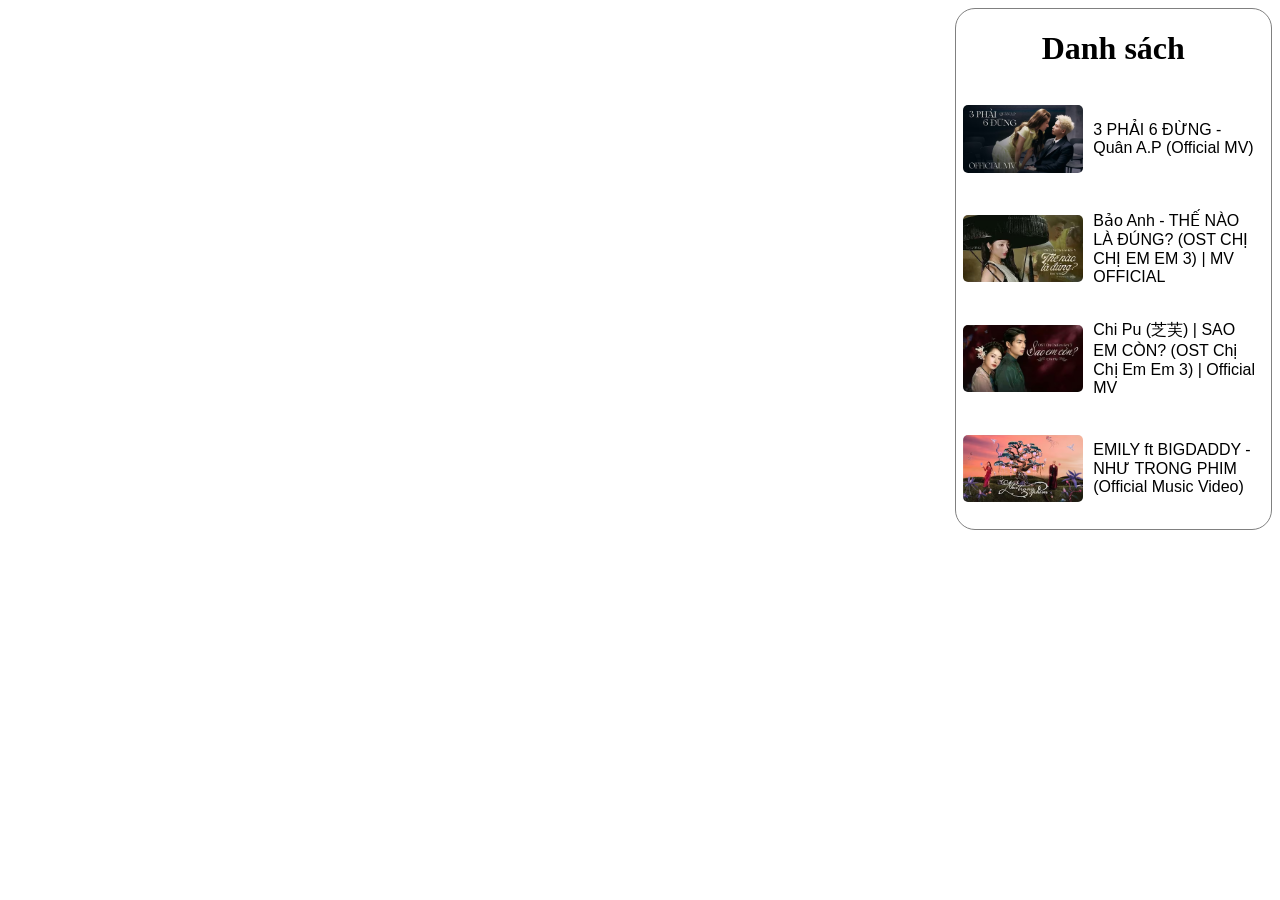
<file: bai 10/index.html>
<!DOCTYPE html>
<html lang="en">
<head>
    <meta charset="UTF-8">
    <meta name="viewport" content="width=device-width, initial-scale=1.0">
    <title>Bài 10</title>
    <link rel="stylesheet" href="style.css">
</head>
<body>
    <main>
        <div class="trai">
            <!-- <div class="video">

            </div> -->
            <iframe class="video" src="https://www.youtube.com/embed/INJuqE_34eQ?si=wIpdXYXIPLEH_N65" title="YouTube video player" frameborder="0" allow="accelerometer; autoplay; clipboard-write; encrypted-media; gyroscope; picture-in-picture; web-share" referrerpolicy="strict-origin-when-cross-origin" allowfullscreen></iframe>
        </div>
        <div class="phai">
            <h1>Danh sách</h1>
            <div class="danh-sach">
                <div onclick="chonBai(1)" class="bai-hat">
                    <img class="anh-bai" src="../ảnh/quanap.avif" alt="">
                    <p>3 PHẢI 6 ĐỪNG - Quân A.P (Official MV)</p>
                </div>
                <div onclick="chonBai(2)" class="bai-hat">
                    <img class="anh-bai" src="../ảnh/baihat1.avif" alt="">
                    <p>Bảo Anh - THẾ NÀO LÀ ĐÚNG? (OST CHỊ CHỊ EM EM 3) | MV OFFICIAL</p>
                </div>
                <div onclick="chonBai(3)" class="bai-hat">
                    <img class="anh-bai" src="../ảnh/chipu.avif" alt="">
                    <p>Chi Pu (芝芙) | SAO EM CÒN? (OST Chị Chị Em Em 3) | Official MV</p>
                </div>
                <div onclick="chonBai(4)" class="bai-hat">
                    <img class="anh-bai" src="../ảnh/baihat3.avif" alt="">
                    <p>EMILY ft BIGDADDY - NHƯ TRONG PHIM (Official Music Video)</p>
                </div>
            </div>
        </div>
    </main>
    <script src="script.js"></script>
</body>
</html>
</file>
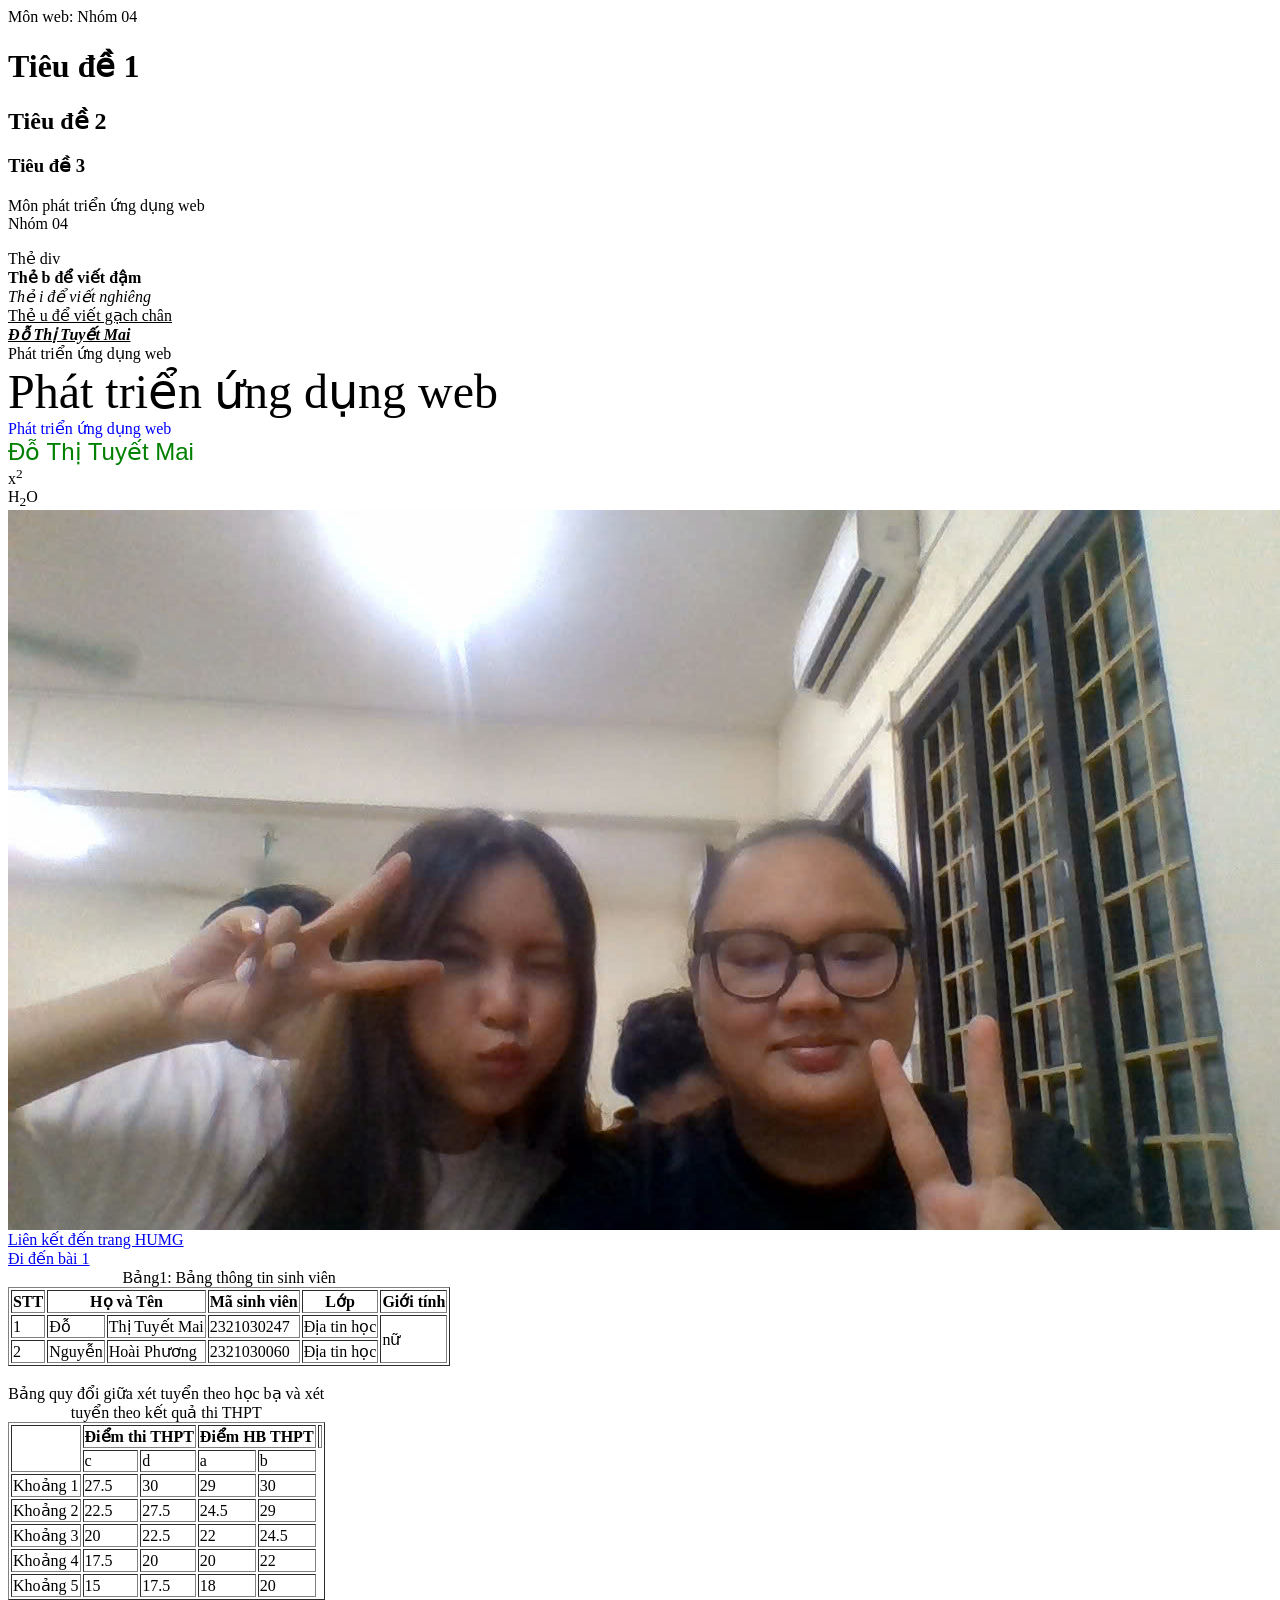
<file: bai 2/index.html>
<html>
    <head>
        <title> bài 2 web </title>
    </head>
     <body> 
       <!--để chú thích dùng --> <!-- -->
       <!--Có 2 cách để chú thích nhanh trong visual
           Cách 1: Crtl + K + C
           Cách 2: Crtl +/ 
        -->
         
        <!-- p: Thẻ phân đoạn -->   
        <p>Môn web: Nhóm 04</p>

        <!-- H: đề mục  -->
        <h1>Tiêu đề 1</h1>
        <h2>Tiêu đề 2</h2>
        <h3>Tiêu đề 3</h3>

        <!-- Thẻ br để xuống dòng -->
        <p>Môn phát triển ứng dụng web<br>Nhóm 04
        </p>

        <!-- thẻ chia khối -->
        <div>Thẻ div</div>
        <b>Thẻ b để viết đậm</b> <br>
        <i>Thẻ i để viết nghiêng</i> <br>
        <u>Thẻ u để viết gạch chân</u> <br>

        <b> <i> <u> Đỗ Thị Tuyết Mai</u></i></b>
        
        <div>
            <font face="verdana" >Phát triển ứng dụng web</font> <br>
            <font size="10" >Phát triển ứng dụng web</font> <br>
            <font color="blue" >Phát triển ứng dụng web</font> <br>
            <font face="arial" size="5" color="green" >Đỗ Thị Tuyết Mai</font>
        </div>
        
        <div>
            <!-- sup Định dạng chỉ số trên  -->
              x<sup>2</sup>
              <br>
            <!-- sub Định dạng chỉ số dưới -->
            H<sub>2</sub>O
        </div>
      
        <div>
            <img src="../ảnh/pm.jpg">
        </div>

        <!-- liên kết  -->
        <div>
            <a href="https://humg.edu.vn/en/Pages/home.aspx">Liên kết đến trang HUMG</a>
       
            <br> 
            
            <a href="../bai 1/index.html">Đi đến bài 1</a>
        </div>

        <div>
            <table border="1">
                <caption>Bảng1: Bảng thông tin sinh viên</caption>
                <!-- hàng1 -->
                <tr>
                    <th>STT</th>
                    <th colspan="2">Họ và Tên</th>
                    <th>Mã sinh viên</th>
                    <th>Lớp</th>
                    <th>Giới tính</th>
                </tr>

                <!-- hàng2 -->
                <tr>
                    <td>1</td>
                    <td>Đỗ</td>
                    <td>Thị Tuyết Mai</td>
                    <td>2321030247</td>
                    <td>Địa tin học</td>
                    <td rowspan="2">nữ</td>
                </tr>
                
                <!-- hàng3 -->
                <tr>
                    <td>2</td>
                    <td>Nguyễn</td>
                    <td>Hoài Phương</td>
                    <td>2321030060</td>
                    <td>Địa tin học</td>
                    
                </tr>
            </table>
        </div> <br>

        <div>
            <table border="1">
                <caption>Bảng quy đổi giữa xét tuyển theo học bạ và xét tuyển theo kết quả thi THPT</caption>
                <tr>
                    <th rowspan="2"></th>
                    <th colspan="2">Điểm thi THPT</th>
                    <th colspan="2">Điểm HB THPT</th>
                    <th></th>
                </tr>

                <tr>
                    <td>c</td>
                    <td>d</td>
                    <td>a</td>
                    <td>b</td>
                </tr>

                <tr>
                    <td>Khoảng 1</td>
                    <td>27.5</td>
                    <td>30</td>
                    <td>29</td>
                    <td>30</td>
                </tr>

                <tr>
                    <td>Khoảng 2</td>
                    <td>22.5</td>
                    <td>27.5</td>
                    <td>24.5</td>
                    <td>29</td>
                </tr>

                <tr>
                    <td>Khoảng 3</td>
                    <td>20</td>
                    <td>22.5</td>
                    <td>22</td>
                    <td>24.5</td>
                </tr>

                <tr>
                    <td>Khoảng 4</td>
                    <td>17.5</td>
                    <td>20</td>
                    <td>20</td>
                    <td>22</td>
                </tr>

                <tr>
                    <td>Khoảng 5</td>
                    <td>15</td>
                    <td>17.5</td>
                    <td>18</td>
                    <td>20</td>
                </tr>
            </table>
        </div>
     </body>
</html>
</file>
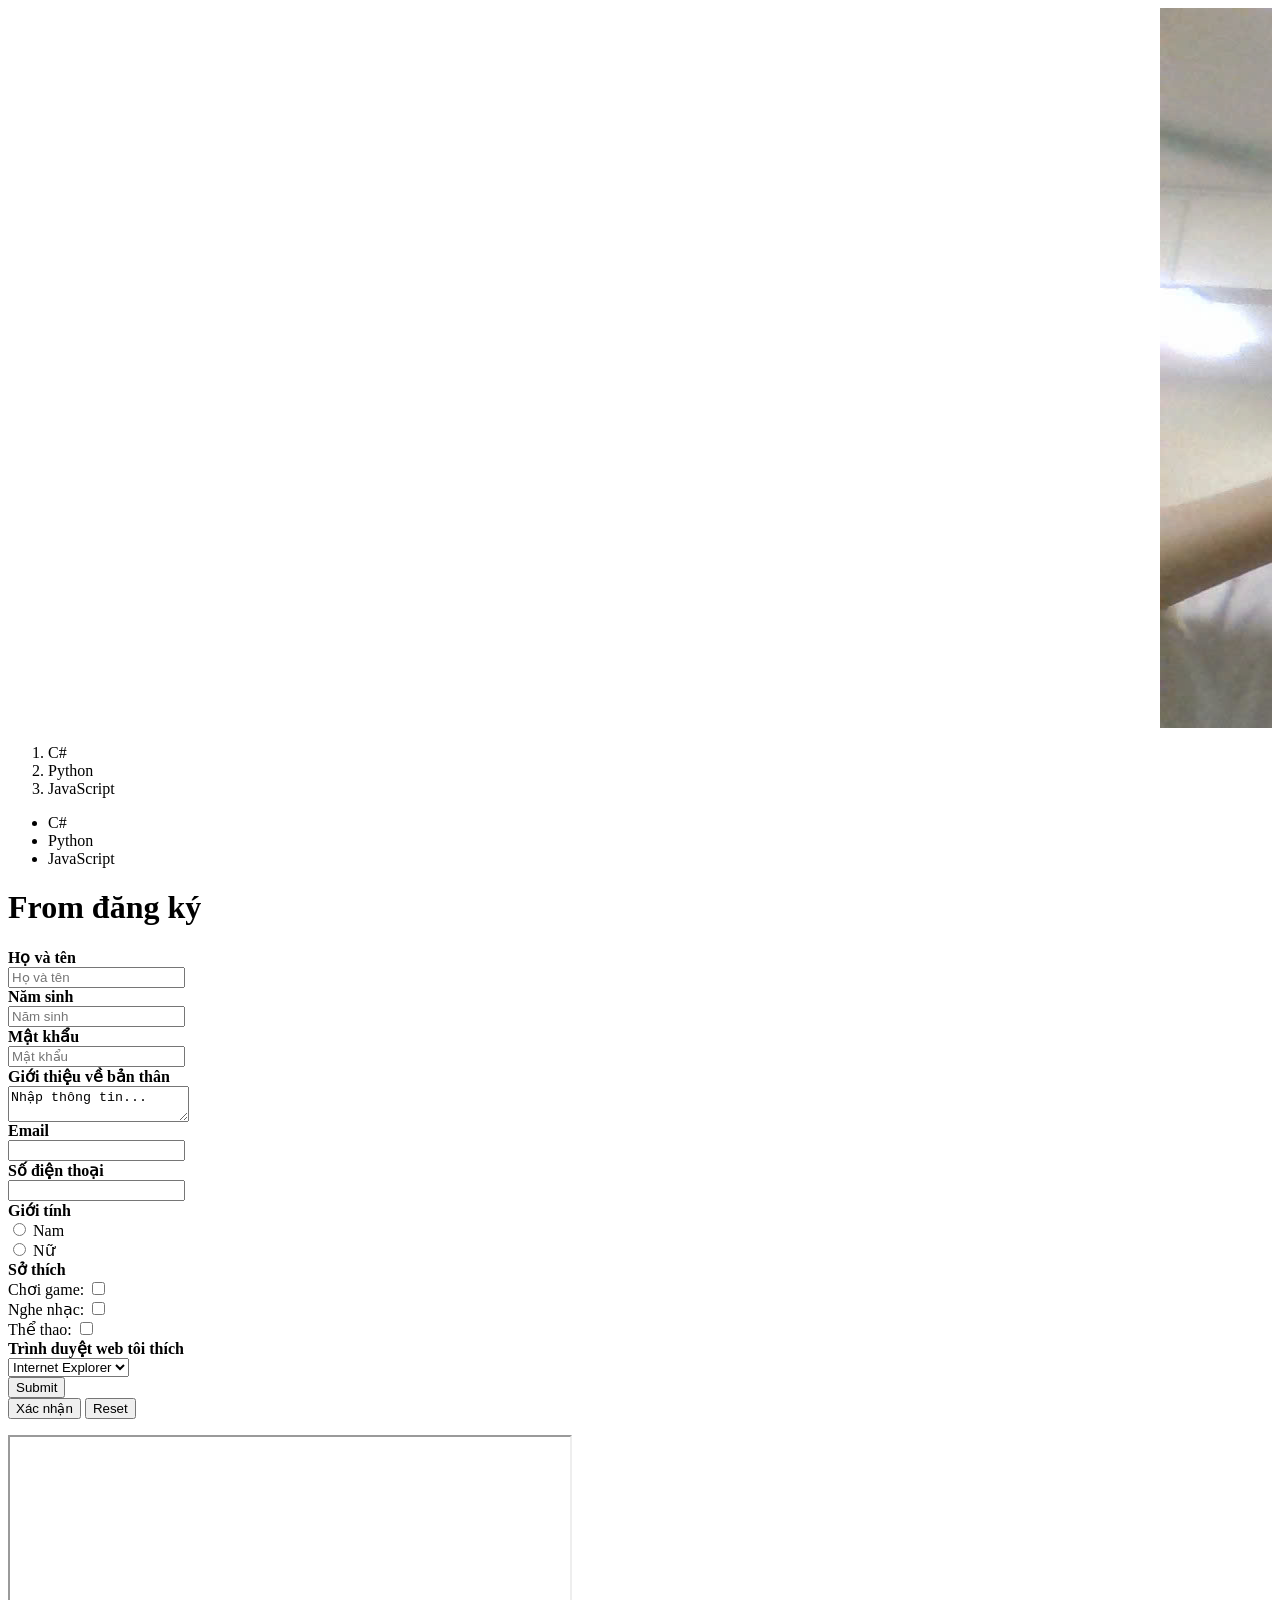
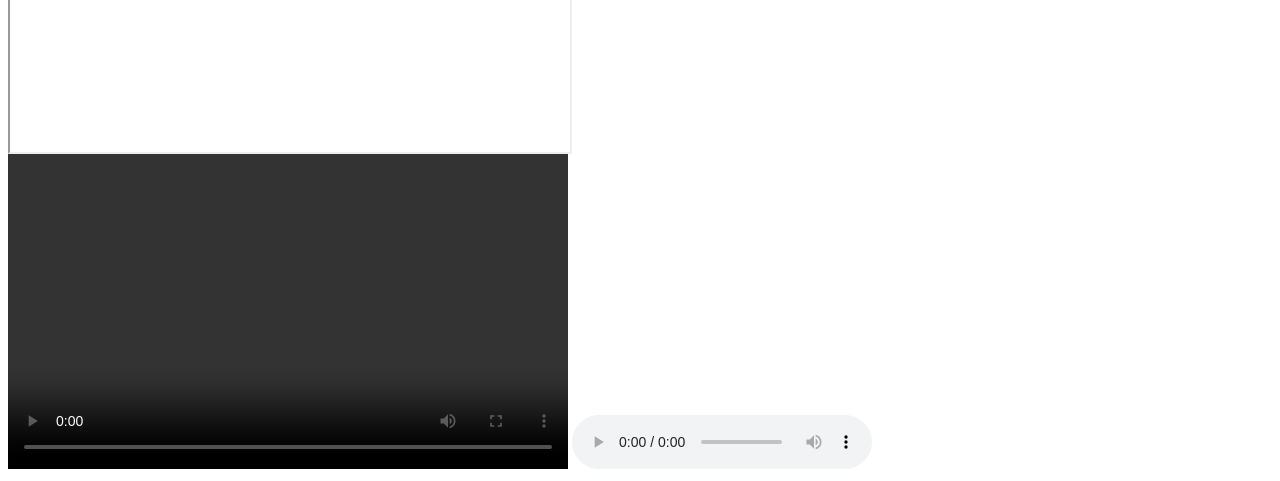
<file: bai 3/index.html>
<html>
    <head>
        <title> bai 3 web </title>
    </head>
    <body>
        <MARQuEE>
            <img src="../ảnh/pm.jpg">
        </MARQuEE>
       <!-- ol Danh sách có thứ tự -->
        <ol>
            <li>C#</li>
            <li>Python</li>
            <li>JavaScript</li>
        </ol>
       <!-- danh sách không thứ tự -->
        <ul>
            <li>C#</li>
            <li>Python</li>
            <li>JavaScript</li>
        </ul>
        

        <h1>From đăng ký</h1>
        <form>
            <div>
                <b>Họ và tên</b><br>
                <!-- nếu input không có type thì mặc định là text -->
                <input type="text" placeholder="Họ và tên">
            </div>
            <div>
                <b>Năm sinh</b><br>
                <input type="number" placeholder="Năm sinh">
            </div>
            <!-- thuộc tính readonly sử dụng khi không muốn người dùng nhập thông tin vào input -->
            <div>
                <b>Mật khẩu</b><br>
                <input type="password" placeholder="Mật khẩu">
            </div>
            <div>
                <b>Giới thiệu về bản thân</b><br>
                <textarea>Nhập thông tin...</textarea>
            </div>
            <div>
                <b>Email</b><br>
                <input type="email">
            </div>
            <!-- số đầu tiên: 0
            số thứ hai: 3,9,8
            8 số thứ ba: 0-9 -->
            <div>
                <b>Số điện thoại</b><br>
                <input type="tel" pattern="([0]{1}([3,9,8]{1})([0-9]{8}))">
            </div>
            <div>
                <b>Giới tính</b><br>
                <input type="radio" name="gioitinh" value="Nam"> Nam <br>
                <input type="radio" name="gioitinh" value="Nữ"> Nữ 
                <!-- chỗ giới tính nếu nhập gender thì sẽ chọn cả nam và nữ  -->
            </div>
            <div>
                <b>Sở thích</b><br>
                Chơi game: <input type="checkbox" name="sothich" value="choigame"> <br>
                Nghe nhạc: <input type="checkbox" name="sothich" value="nghenhac"> <br>
                Thể thao: <input type="checkbox" name="sothich" value="thethao"> <br>
            </div>  
            <div>
                <b>Trình duyệt web tôi thích</b><br>
                <select name="browser">
                    <option value="Internet Explorer">Internet Explorer</option>
                    <option value="Cốc cốc">Cốc cốc</option>
                    <option value="Firefox">Firefox</option>
                    <option value="Safari">Safari</option>
                    <option value="Chrome">Chrome</option>
                    <option value="Opera">Opera</option>
                </select>
            </div>
            <!-- 0 <input type="range" id="a" value="50">100  --> 
            <div>
                <input type="submit"><br>
                <button>Xác nhận</button>
                <input type="reset">
            </div>
        </form>
        
        <iframe width="560" height="315" width="560" height="315" src="https://www.youtube.com/embed/45WMF8iJafw?si=c7OBrI8D0flICiJM"></iframe>

        <div>
            <video controls width="560" height="315">
               <source src="/ảnh/bff.mp4" type="video/mp4">
            </video>
            
            <audio controls>
                <source src="/ảnh/audio1.mp4" type="audio/mpeg">
            </audio>
        </div>
       
    </body>
</html>
</file>
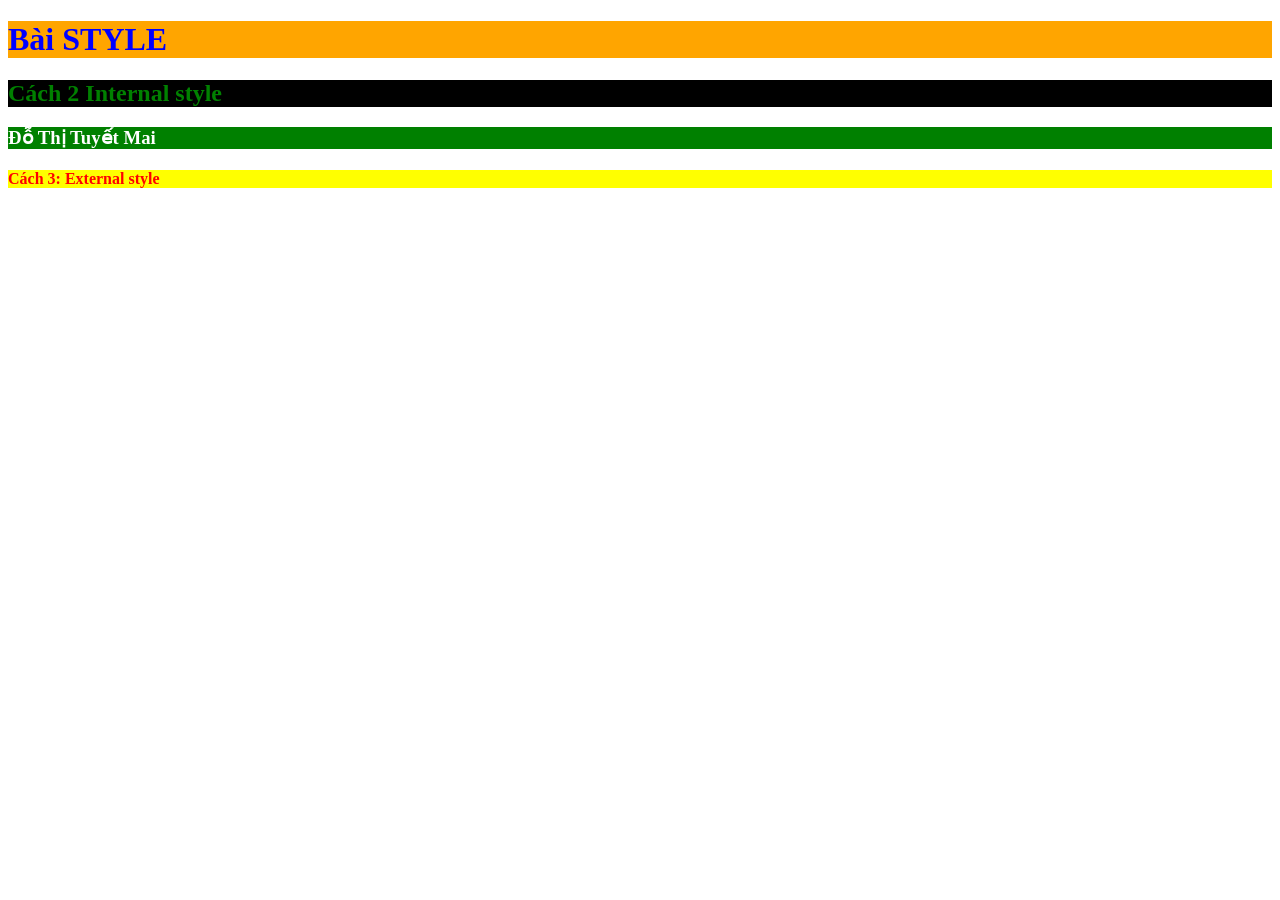
<file: bai 4/index.html>
<!DOCTYPE html>
<html lang="en">
<head>
    <meta charset="UTF-8">
    <meta name="viewport" content="width=device-width, initial-scale=1.0">
    <title>Style</title>
    <link rel="stylesheet" href="style.css">
    <style>
        h2{
            color: pink;
            background-color: black
        }
        h3{
            color: white;
            background-color: green
        }
    </style>
    
</head>
<body>
    <!-- cách 1: Inline style 
    color: quy định màu chữ; background-color: quy định màu nền -->
    <h1 style="color: blue; background-color: orange"> Bài STYLE</h1>

    <!-- cách 2: Internal style -->
    <h2 style="color: green">Cách 2 Internal style</h2>
    <h3>Đỗ Thị Tuyết Mai</h3>
    <!-- nếu ghi style vào dòng thì sẽ ưu tiên dòng hơn ở đầu vì nó đè lên màu cũ -->
    
    <!-- cách 3: External style -->
    <h4>Cách 3: External style</h4>
</body>
</html>
</file>
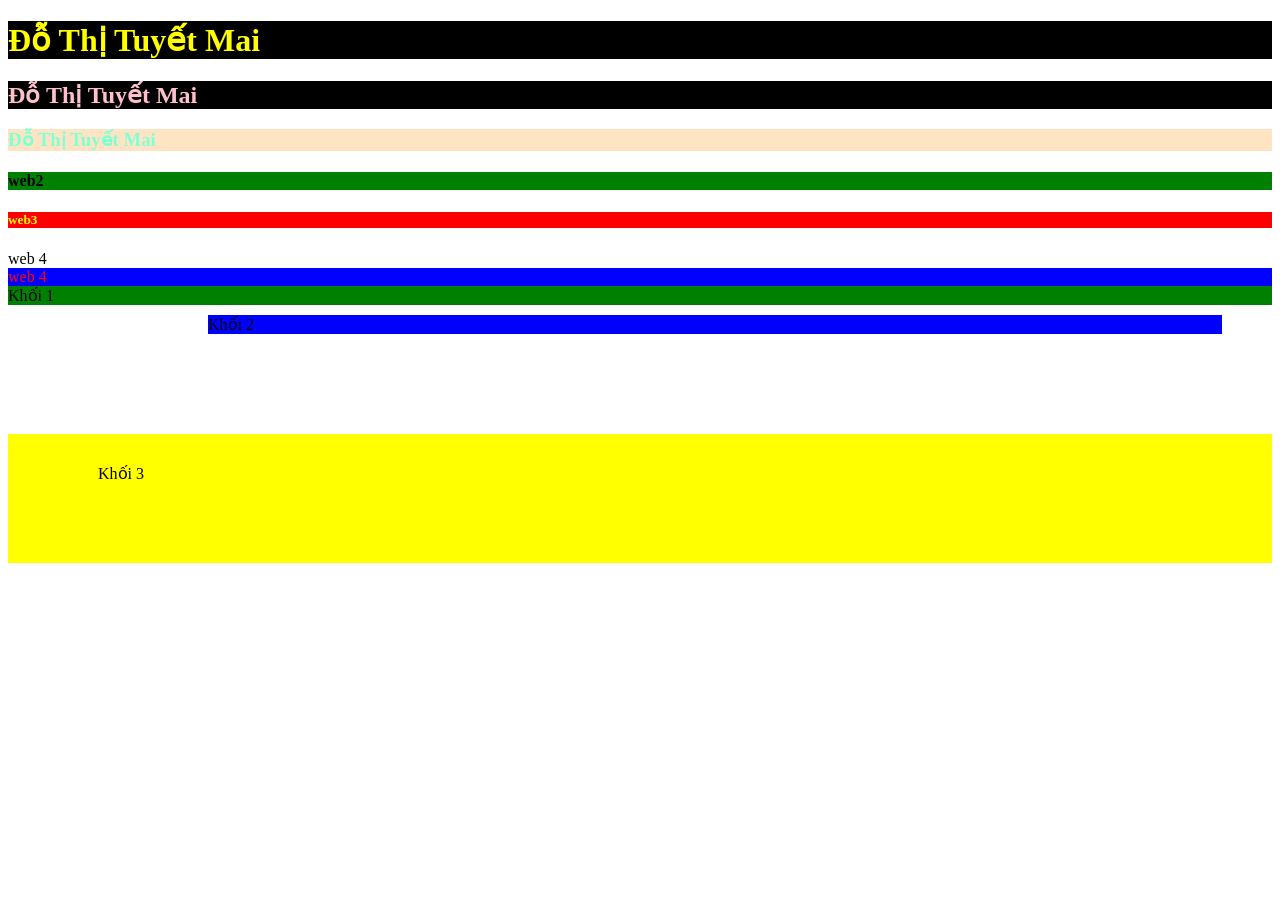
<file: bai 5/index.html>
<!DOCTYPE html>
<html lang="en">
<head>
    <meta charset="UTF-8">
    <meta name="viewport" content="width=device-width, initial-scale=1.0">
    <title>Style</title>
    <link rel ="stylesheet" href="style.css">
    <style>
        h2{
            color: pink;
            background-color: black
        }
    </style>
    <style>
         .khoi-1{
            background-color: green;
        }
         
        .khoi-2{
            background-color: blue;
            margin: 10px 50px 100px 200px;
            /* margin truyền một giá trị thì sẽ cách xung quanh = giá trị đó */
            /* 2 giá trị: giá trị đầu (trên dưới), giá trị thứ 2 (trái phải) */
            /* 4 giá trị: thứ tự trên phải dưới trái */
        }
         
        .khoi-3{
            background-color: yellow;
            padding: 30px 40px 80px 90px;
            /* 4 giá trị: giá trị đầu(trên), thứ 2 (phải), thứ 3 (dưới), thứ 4 (trái) */
            /* 2 giá trị: giá trị đầu (trên dưới), giá trị thứ 2 (trái phải) */
        }
    </style>
</head>
<body>
    <!-- cách1: Inline style -->
   <h1 style="color: yellow; background-color: black">Đỗ Thị Tuyết Mai</h1>

    <!-- cách2: Internal style -->
   <h2>Đỗ Thị Tuyết Mai</h2>

    <!-- cách3: External style -->
   <h3>Đỗ Thị Tuyết Mai</h3>

    <!-- cách 4:trỏ đến các thuộc tính: id or class -->
     <!-- id sử dụng dấu # +tên id -->
   <h4 id="tieude-1">web2</h4>
     <!-- class sử dụng dấu . +tên class -->
   <h5 class="tieude-2">web3</h5>
   
   <!-- element.class:kết hợp thẻ + tên class -->
   <div>web 4</div> <!-- không hiện màu và nền vì thiếu class="web4" để trỏ đến thuộc tính trong file style.css-->
   <div class="web4">web 4</div>

   <div class="khoi-1">Khối 1</div>
   <div class="khoi-2">Khối 2</div>
   <div class="khoi-3">Khối 3</div>

   <!-- #pond {
    display: flex(linh hoạt);
    
    justify-content(chiều ngang): flex-end(sang phải);
    justify-content: center(giữa);
    justify-content: flex-start(sang trái);
    justify-content: space-between(giữa các phần tử có khoảng cách bằng nhau);
    justify-content: space-around(giữa các phần tử có khoảng cách bằng nhau và cách đều 2 bên);
    align-items(chiều dọc): flex-start(lên trên); 
    align-items: center(giữa);
    align-items: flex-end(xuống dưới);
    align-items: baseline (căn theo đường cơ sở của phần tử);
    align-items: stretch (kéo dài phần tử theo chiều dọc);
   } -->
   
</body>
</html>
</file>
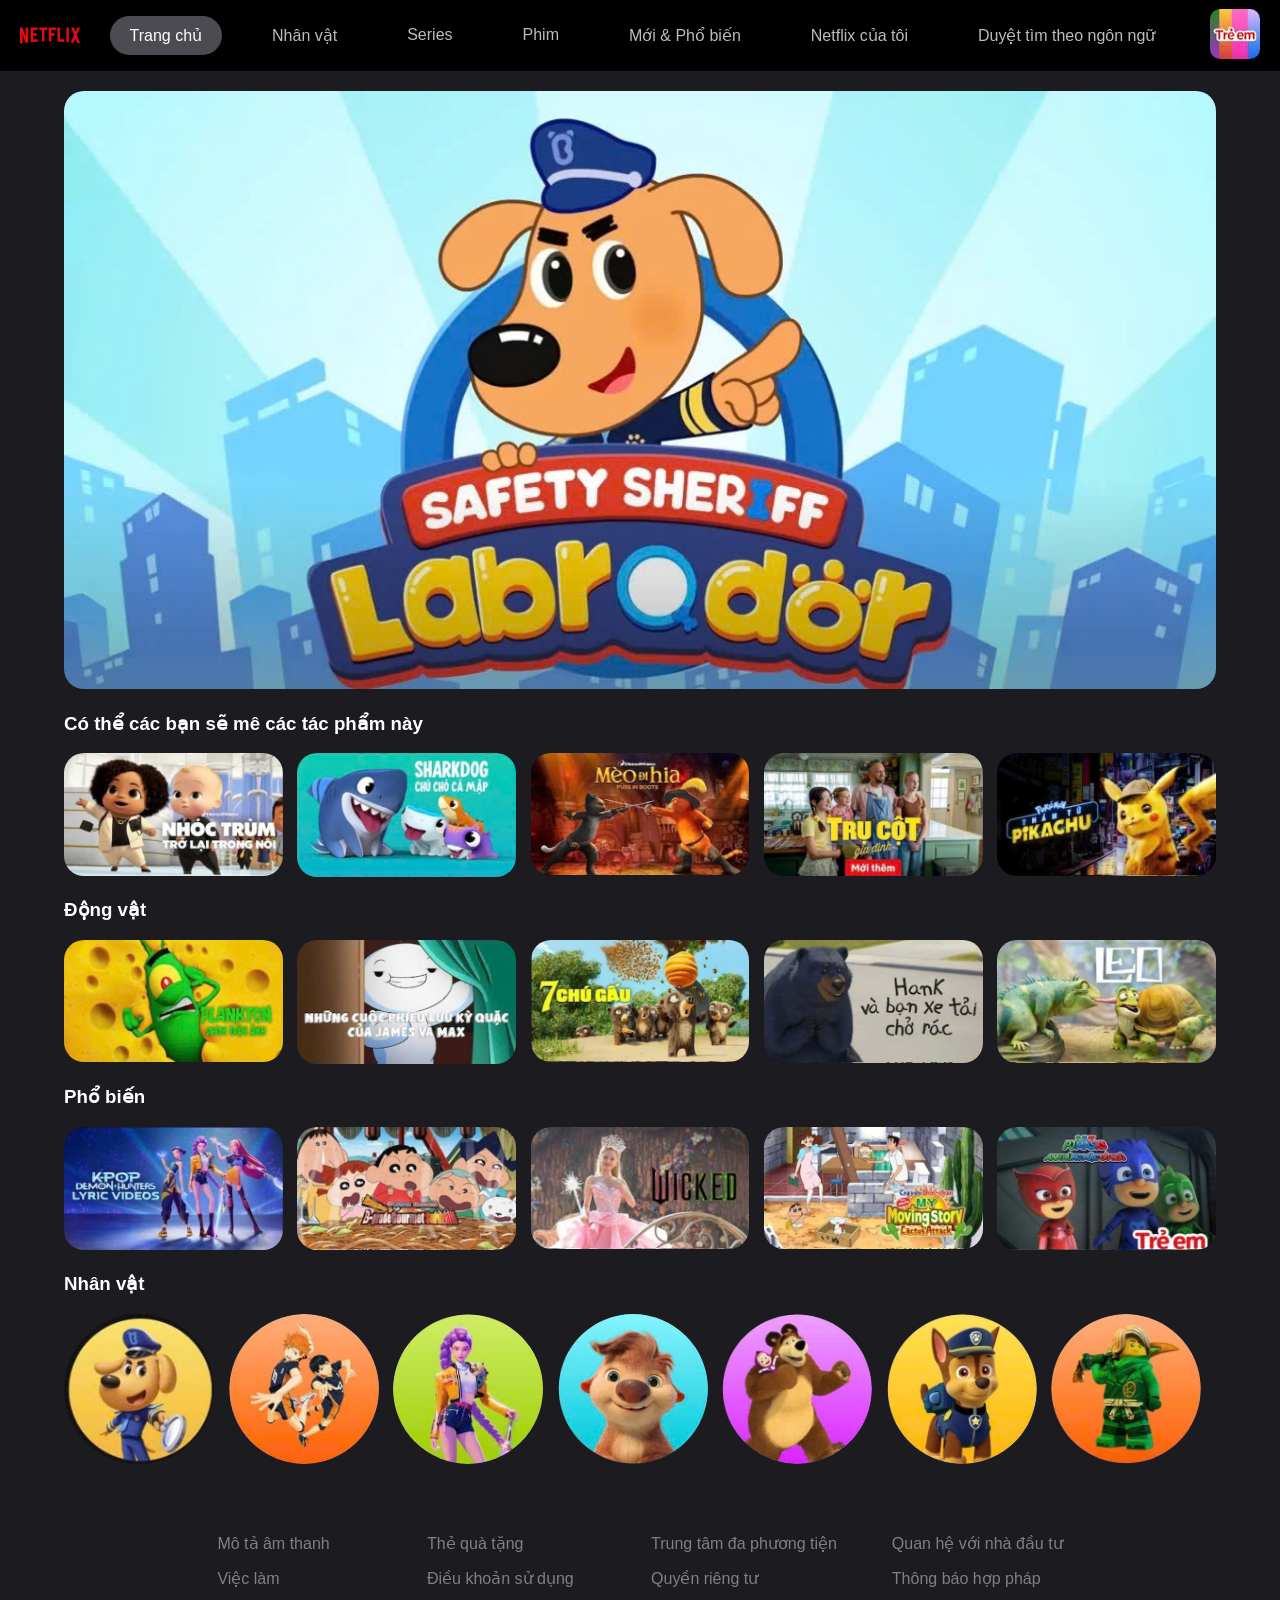
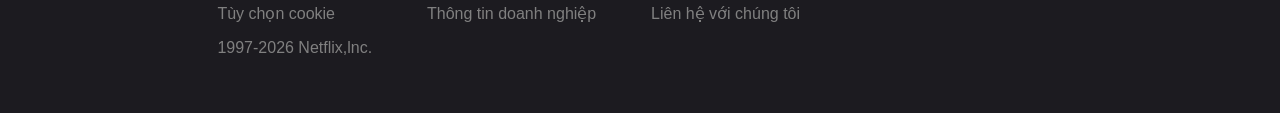
<file: bai 6/index.html>
<!DOCTYPE html>
<html lang="en">
<head>
    <meta charset="UTF-8">
    <meta name="viewport" content="width=device-width, initial-scale=1.0">
    <title>Netflix</title>
    <link rel="stylesheet" href="style.css">
</head>
<body>
    <!-- bắt đầu trang -->
    <header>
        <!-- danh mục -->
        <nav class="danh-muc">
            <ul class="danh-sach-muc">
                <img class="logo" src="../ảnh/logo.svg" alt="">
                <li class="muc dang-chon"><a class="lien-ket-muc dang-chon" href="#"><font face="arial">Trang chủ</font></a></li>
                <li class="muc "><a class="lien-ket-muc " href="#"><font face="arial">Nhân vật</font></a></li>
                <li class="muc "><a class="lien-ket-muc " href="#"><font face="arial">Series</font></a></li>
                <li class="muc "><a class="lien-ket-muc " href="#"><font face="arial">Phim</font></a></li>
                <li class="muc "><a class="lien-ket-muc " href="#"><font face="arial">Mới & Phổ biến</font></a></li>
                <li class="muc "><a class="lien-ket-muc " href="#"><font face="arial">Netflix của tôi</font></a></li>
                <li class="muc "><a class="lien-ket-muc " href="#"><font face="arial">Duyệt tìm theo ngôn ngữ</font></a></li>
            </ul>

        </nav>
        <div class="chuc-nang">
            <img class="avata" src="../ảnh/trẻ em.jpg" alt="">
        </div>
    </header>
    <!-- nội dung chính trang -->
    <main>
        <div class="banner">
            <img class="banner-img" src="../ảnh/bìa.jpg" alt="">
        </div>
        <div class="the-loai">
            <div class="ten-the-loai">
                 <h3><font face="arial">Có thể các bạn sẽ mê các tác phẩm này</font></h3>
            </div>
            <div class="danh-sach-phim">
                <div class="phim">
                    <img class="banner-img" src="../ảnh/1.1.jpg" alt="">
                </div>
                <div class="phim">
                    <img class="banner-img" src="../ảnh/1.2.jpg" alt="">
                </div>
                <div class="phim">
                    <img class="banner-img" src="../ảnh/1.3.jpg" alt="">
                </div>
                <div class="phim">
                    <img class="banner-img" src="../ảnh/1.4.jpg" alt="">
                </div>
                <div class="phim">
                    <img class="banner-img" src="../ảnh/1.5.jpg" alt="">
                </div>
            </div>
            <div class="ten-the-loai">
                 <h3><font face="arial">Động vật</font></h3>
            </div>
            <div class="danh-sach-phim">
                <div class="phim">
                    <img class="banner-img" src="../ảnh/2.1.jpg" alt="">
                </div>
                <div class="phim">
                    <img class="banner-img" src="../ảnh/2.2.jpg" alt="">
                </div>
                <div class="phim">
                    <img class="banner-img" src="../ảnh/2.3.jpg" alt="">
                </div>
                <div class="phim">
                    <img class="banner-img" src="../ảnh/2.4.jpg" alt="">
                </div>
                <div class="phim">
                    <img class="banner-img" src="../ảnh/2.5.jpg" alt="">
                </div>
            </div>
            <div class="ten-the-loai">
                 <h3><font face="arial">Phổ biến</font></h3>
            </div>
            <div class="danh-sach-phim">
                <div class="phim">
                    <img class="banner-img" src="../ảnh/3.1.jpg" alt="">
                </div>
                <div class="phim">
                    <img class="banner-img" src="../ảnh/3.2.jpg" alt="">
                </div>
                <div class="phim">
                    <img class="banner-img" src="../ảnh/3.3.jpg" alt="">
                </div>
                <div class="phim">
                    <img class="banner-img" src="../ảnh/3.4.jpg" alt="">
                </div>
                <div class="phim">
                    <img class="banner-img" src="../ảnh/3.5.jpg" alt="">
                </div>
            </div>
            <div class="ten-the-loai">
                 <h3><font face="arial">Nhân vật</font></h3>
            </div>
            <div class="danh-sach-phim">
                <div class="nhan-vat">
                    <img class="banner-img" src="../ảnh/4.1.1.jpg" alt="">
                </div>
                <div class="nhan-vat">
                    <img class="banner-img" src="../ảnh/4.2.jpg" alt="">
                </div>
                <div class="nhan-vat">
                    <img class="banner-img" src="../ảnh/4.3.jpg" alt="">
                </div>
                <div class="nhan-vat">
                    <img class="banner-img" src="../ảnh/4.4.jpg" alt="">
                </div>
                <div class="nhan-vat">
                    <img class="banner-img" src="../ảnh/4.5.jpg" alt="">
                </div>
                <div class="nhan-vat">
                    <img class="banner-img" src="../ảnh/4.1.jpg" alt="">
                </div>
                <div class="nhan-vat">
                    <img class="banner-img" src="../ảnh/4.7.jpg" alt="">
                </div>
            </div>
        </div>
    </main>
    <!-- chân trang -->
    <!-- chân trang -->
    <footer>
        <div class="danh-sach-mo-ta">
            <!-- cột1 -->            
            <div>
                <p><font face="arial" >Mô tả âm thanh</font></p>
                <p><font face="arial" >Việc làm</font></p>
                <p><font face="arial" >Tùy chọn cookie</font></p>
                <p><font face="arial" >1997-2026 Netflix,lnc.</font></p>
            </div>
            <!-- cột 2 -->
            <div>
                <p><font face="arial" >Thẻ quà tặng</font></p>
                <p><font face="arial" >Điều khoản sử dụng</font></p>
                <p><font face="arial" >Thông tin doanh nghiệp</font></p>
            </div>
            <!-- cột 3 -->
            <div>
                <p><font face="arial" >Trung tâm đa phương tiện</font></p>
                <p><font face="arial" >Quyền riêng tư</font></p>
                <p><font face="arial" >Liên hệ với chúng tôi</font></p>
            </div>
            <!-- cột 4 -->
            <div>
                <p><font face="arial" >Quan hệ với nhà đầu tư</font></p>
                <p><font face="arial" >Thông báo hợp pháp</font></p>
            </div>
        </div>
    </footer>
</body>
</html>
</file>
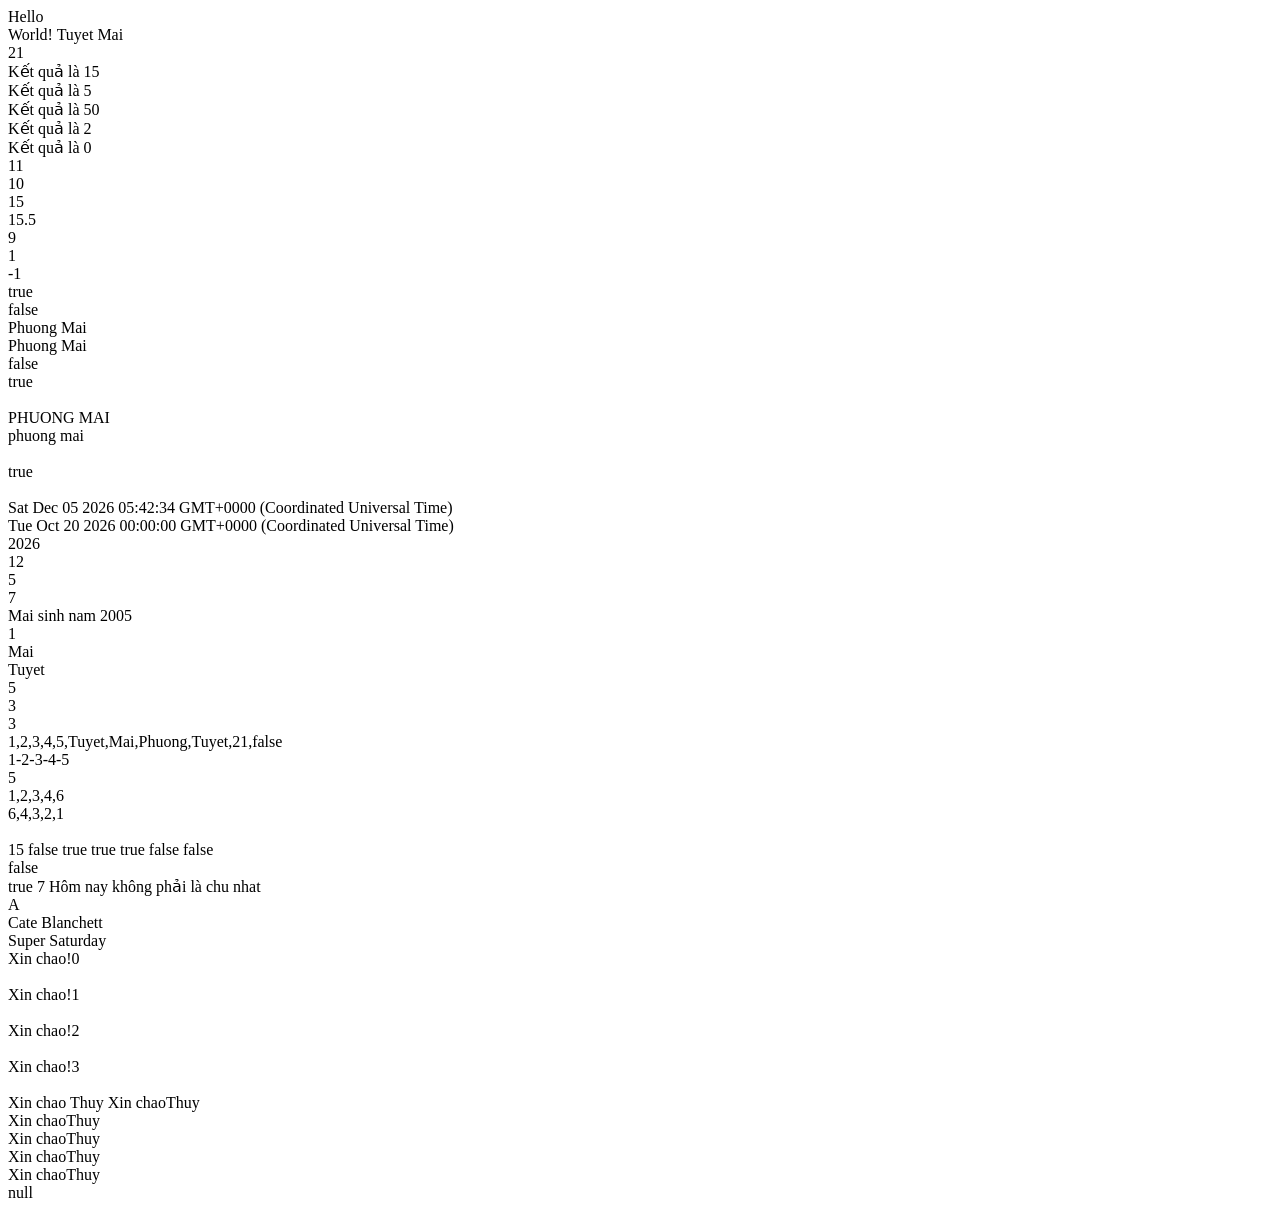
<file: bai 7-JavaScript/index.html>
<!DOCTYPE html>
<html lang="en">
<head>
    <meta charset="UTF-8">
    <meta name="viewport" content="width=device-width, initial-scale=1.0">
    <title>Bài 7 - JS</title>
</head>
<body>
    <!-- internal JavaScript -->
    <script>
        // có thể thêm mã nguồn mở html vào trong JS
        // lưu ý: html phải đặt trong dấu ""
        document.writeln("Hello <br> World!");

        var tenSinhVien = "Tuyet Mai";
        // chữ thì để trong dấu ""
        var tuoi = 21;
        // tuổi thì không để trong dấu ""
        document.writeln(tenSinhVien + "<br>" + tuoi + "<br>");

        var soThuNhat = 10;
        var soThuHai = 5;
        // + - * / 
        // % chia lấy dư
        var ketQua = soThuNhat + soThuHai;
        document.writeln("Kết quả là " + ketQua + "<br>");
        var ketQua = soThuNhat - soThuHai;
        document.writeln("Kết quả là " + ketQua + "<br>");
        var ketQua = soThuNhat * soThuHai;
        document.writeln("Kết quả là " + ketQua + "<br>");
        var ketQua = soThuNhat / soThuHai;
        document.writeln("Kết quả là " + ketQua + "<br>");
        var ketQua = soThuNhat % soThuHai;
        document.writeln("Kết quả là " + ketQua + "<br>");

        // ++ -- 
        document.writeln(++soThuNhat + "<br>");
        document.writeln(--soThuNhat + "<br>");

        // += -= *= /= %/
        // tương đương: số thứ nhất= số thứ nhất + - * / % số thứ hai
        soThuNhat+=soThuHai;
        document.writeln(soThuNhat + "<br>");

        // kiểu dữ liệu: string (chữ) number (số)
        // boolean (true/false)

        var a = "10";
        var b = 5.5;
        // chuyển string => number dùng parseInt(); số nguyên => parseInt() ; số thực => parseFloat()
        var tong = parseInt(a) + parseFloat(b);
        document.writeln(tong);
  
        // string
        document.writeln("<br>");
        // kiểm tra độ dài của chuỗi dùng length
        document.writeln(tenSinhVien.length);
        // kiểm tra tồn tại: indexof tìm vị trí xuất hiện đầu tiên (có - vị trí / k có -1)
        document.writeln("<br>");
        document.writeln(tenSinhVien.indexOf("u") + "<br>"); // chữ đầu tiên đều là 0 sau đến 1234... nên chữ u trong tên là 1
        document.writeln(tenSinhVien.indexOf("o") + "<br>"); // chữ o không có trong tên nên sẽ ra -1

        // includes kiểm tra tồn tại: có - true / k có - false
        document.writeln(tenSinhVien.includes("u") + "<br>"); // u có nên ra true
        document.writeln(tenSinhVien.includes("o") + "<br>"); // o k có nên ra false

        // replace thay thế: replace("chuỗi cũ", "chuỗi mới")
        document.writeln(tenSinhVien.replace("Tuyet", "Phuong") + "<br>"); // thay Tuyet thành Mai
        tenSinhVien = tenSinhVien.replace("Tuyet", "Phuong");
        document.writeln(tenSinhVien + "<br>"); // in ra tên mới là Phuong Mai

        // kiểm tra kí tự bắt đầu và kết thúc: startsWith / endsWith
        document.writeln(tenSinhVien.startsWith("Tuyet") + "<br>"); // tên bắt đầu bằng Tuyet nên ra true, còn khi in ra tên mới là Phuong Mai thì sẽ ra false
        document.writeln(tenSinhVien.endsWith("Mai") + "<br>"); // tên kết thúc bằng Mai nên ra true

        // viết in hoa
        document.writeln("<br>");
        document.writeln(tenSinhVien.toUpperCase() + "<br>"); // in hoa
        document.writeln(tenSinhVien.toLowerCase() + "<br>"); // in thường

        //number kiểm tra số: isNaN() - true là k phải số / false là số
        document.writeln("<br>");
        document.writeln(isNaN("abc") + "<br>"); // true là k phải số / false là số
 
        // date 
        var homNay = new Date();
        document.writeln("<br>");
        document.writeln(homNay);

        // khai báo ngày cụ thể định dạng tháng/ngày/năm
        var ngay = new Date("10/20/2026");
        document.writeln("<br>");
        document.writeln(ngay);

        // khai báo ngày cụ thể định dạng năm/tháng/ngày
        var nam = homNay.getFullYear();
        document.writeln("<br>");
        document.writeln(nam);
        var thang = homNay.getMonth() + 1; // tháng bắt đầu từ 0 nên phải +1
        document.writeln("<br>");
        document.writeln(thang);
        var ngay = homNay.getDate();
        document.writeln("<br>");
        document.writeln(ngay);
        var thu = homNay.getDay() + 1; // thứ bắt đầu từ 0 nên phải +1
        document.writeln("<br>");
        document.writeln(thu);

        var namSinhMai = nam - tuoi;
        document.writeln("<br>");
        document.writeln("Mai sinh nam " + namSinhMai);

        // mảng(array)
        var mangSo = [1, 2, 3, 4, 5]; // số đầu tiên là 0, số thứ hai là 1, số thứ ba là 2, số thứ tư là 3, số thứ năm là 4
        var mangTen = ["Tuyet", "Mai", "Phuong"];
        var thongTin = ["Tuyet", 21,false];

        document.writeln("<br>");
        document.writeln(mangSo[0] + "<br>"); // in ra số đầu tiên là 1
        document.writeln(mangTen[1] + "<br>"); // in ra tên thứ hai là Mai
        document.writeln(thongTin[0] + "<br>"); // in ra tên đầu tiên là Tuyet

        // kiểm tra độ dài mảng length
        document.writeln(mangSo.length + "<br>"); // in ra độ dài mảng là 5
        document.writeln(mangTen.length + "<br>"); // in ra độ dài mảng là 3
        document.writeln(thongTin.length + "<br>"); // in ra độ dài mảng là 3

        // gộp mảng concat
        var mang = mangSo.concat(mangTen, thongTin); // nối mảng
        document.writeln(mang + "<br>"); // in ra mảng mới là 1,2,3,4,5,Tuyet,Mai,Phuong,Tuyet,21,false
        // join
        document.writeln(mangSo.join("-") + "<br>");
        // pop lấy ra số cuối cùng
        document.writeln(mangSo.pop() + "<br>"); // lấy cuối cùng của mảng là 5
        // push thêm số vào cuối mảng
        mangSo.push(6);
        document.writeln(mangSo + "<br>"); // in ra mảng sau khi thêm số 6 và mất số 5 vì ở trên lấy 5 ra khỏi mảng
        // reverse đảo ngược mảng
        document.writeln(mangSo.reverse() + "<br>"); // in ra mảng

        //== so sánh bằng nhau
        document.writeln("<br>");
        document.writeln(soThuNhat); //kieemr tra soThuNhat hien tai la bao nhieu
        document.writeln(soThuNhat == soThuHai); // false vì 15>5
        //!= so sánh khác nhau
        document.writeln(soThuNhat != soThuHai); // true vì 15 != 5
        //> so sánh lớn hơn
        document.writeln(soThuNhat > soThuHai); // true vì 15 > 5
        //>= so sánh lớn hơn hoặc bằng
        document.writeln(soThuNhat >= soThuHai); // true vì 15 >= 5
        //< so sánh nhỏ hơn
        document.writeln(soThuNhat < soThuHai); // false vì 15 < 5
        //<= so sánh nhỏ hơn hoặc bằng
        document.writeln(soThuNhat <= 14); // false vì 15 <= 14

        // && và
        // true && true = true
        // true && false = false
        // false && false = false
        var c = 10;
        var d = 5.5;
        document.writeln("<br>");   
        document.writeln((soThuNhat > soThuHai) && (c < d)); // false vì 15 > 5 và 10 > 5.5
        // || hoặc
        // true || true = true
        // true || false = true
        // false || false = false
        document.writeln("<br>");
        document.writeln((soThuNhat > soThuHai) || (c < d)); // true vì 15 > 5 hoặc 10 < 5.5

        //var thu = homNay.getDay() + 1;
        document.writeln(thu);
        if(thu == 0){
            document.writeln("Hôm nay là chu nhat");
        }
        else if(thu == 5){
            document.writeln("Hôm nay là thứ 5");
        }
        else{
            document.writeln("Hôm nay không phải là chu nhat");
        }

        var diem = 8;
        document.writeln("<br>");
        if(diem <4){
            document.writeln("không qua môn");
        }
        else if(diem >= 0 && diem < 5){
            document.writeln("F");
        }
        else if(diem >=5 && diem < 6){
            document.writeln("D");
        }
        else if(diem >=6 && diem < 7){
            document.writeln("C");
        }
        else if(diem >=7 && diem < 8){
            document.writeln("B");
        }
        else if(diem >=8 && diem <= 10){
            document.writeln("A");
        }
        else{
            document.writeln("diem khong hop le");
        }

        // object var name = { }
        var sinhVien = {
            hoTen: "Do Thi Tuyet Mai",
            tuoi: 21,
            gioiTinh: true, // true là nữ / false là nam
            diaChi:{
                thanhPho: "Ha Noi",
                huyen: "Dong Anh",
                xa: "Vinh Thanh"
            }
        }; 

        var thongTinPhim = {
            ten: "Lo Lem",
            quocGia: "Hoa Ky",
            daoDien: "Kenneth Branagh",
            dienVien: {
                dienVienChinh: ["Cate Blanchett", "Lily James", "Richard Madden", "Stellan Skarsgård"],
                dienVienPhu: ["Holliday Grainger", "Ben Chaplin", "Hayley Atwell"]
            },  
            namPhatHanh: 2015,
            theLoai: "Romantic"
        }

        document.writeln("<br>");
        document.write(thongTinPhim.dienVien.dienVienChinh[0] + "<br>");

        // switch case
        var d = new Date();
        var theDay = d.getDay();
        switch(theDay){
            case 5:
                document.writeln("Finally Friday"); //neu theDay = 5 thi se in ra Finally Friday
                break;
            case 6:
                document.writeln("Super Saturday"); //neu theDay = 6 thi se in ra Super Saturday
                break;
            case 0:
                document.writeln("Sleepy Sunday"); //neu theDay = 0 thi se in ra Sleepy Sunday
                break;
            default:
                document.writeln("I'm looking forward to this Weekend"); //neu theDay khac 5,6,0 thi se in ra I'm looking forward to this Weekend
        }

        for (var index = 0; index <= 3; index++){
            document.writeln("<br> Xin chao!" + index + "<br>"); 
        }

        var danhSachSinhVien = ["Thuy", "Mai", "Tuan", "Thang", "Thao"];
        document.writeln("<br> Xin chao " + danhSachSinhVien[0]); 
        for (var index = 0; index < danhSachSinhVien.length; index++){
            // document.writeln("<br>" + index + "<br>");
            // document.writeln("Xin chao " + danhSachSinhVien[index]);   
            if(danhSachSinhVien[0] == "Thuy" || danhSachSinhVien[2] == "Tuan"){
                document.writeln("Xin chao" + danhSachSinhVien[0] + "<br>");
            }
        }
// 23/10/2026
        // // popup boxes
        // alert("Xin chao");

        // // confirm
        // var r = confirm("press a button!");
        // if(r == true){
        //     document.write("You pressed OK!");
        // }
        // else{
        //     document.write("You pressed Cancel!");
        // }

        // prompt boxes
        r = prompt("Nhập vào họ tên", "nhập tên vào đây");
        document.write(r)


    </script>

    <!-- external JS -->
    <!-- <script src="script.js"></script> -->
</body>
</html>
</file>
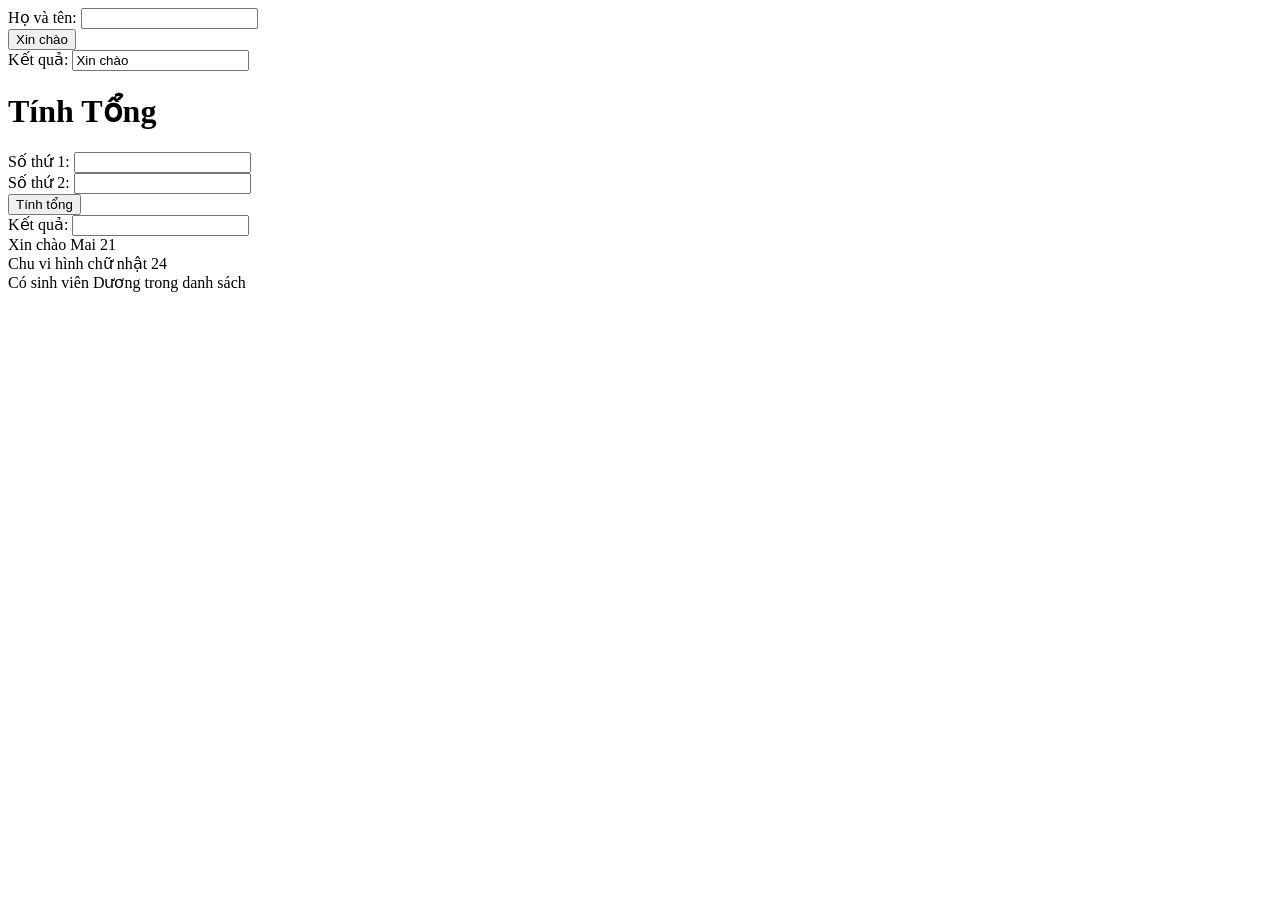
<file: bai 8/index.html>
<!DOCTYPE html>
<html lang="en">
<head>
    <meta charset="UTF-8">
    <meta name="viewport" content="width=device-width, initial-scale=1.0">
    <title>Bài 9 - JS</title>
</head>
<body>
    <div> 
        Họ và tên: <input type="text" id="hoVaTen">
    </div>
    <div>
        <button onclick="xinChao('Tuyết Mai', 21)">Xin chào</button>
    </div>
    <div>
        Kết quả: <input type="text" id="ketQua">
    </div>


    <div>
        <h1> Tính Tổng</h1>
    </div>
    <div>
        Số thứ 1: <input type="number" id="soThuNhat">
    </div>
    <div>
        Số thứ 2: <input type="number" id="soThuHai">
    </div>
    <div>
        <button onclick="tinhTong()">Tính tổng</button>
    </div>
    <div>
        Kết quả: <input type="number" id="tong">
    </div>
    <script>
        // function
        // để tạo function dùng cú pháp

        // 1: hàm không có tham số
        //  function + tên (){}
        function xinChao(){
            // document.write("Xin chào!");
            var ten = document.getElementById("hoVaTen").value;
            document.getElementById("ketQua").value = "Xin chào" + " " + ten;
        }
        // gọi hàm 
        xinChao();
// bài tập tính tổng
        function tinhTong() {
            var soThuNhat = parseFloat(document.getElementById("soThuNhat").value);
            var soThuHai = parseFloat(document.getElementById("soThuHai").value);
            document.getElementById("tong").value = soThuNhat + soThuHai;
        }

        // 2: hàm có tham số
        // function + tên (tham số){}
        //lưu ý: các tham số được ngăn cách nhau bằng dấu phẩy
        function xinChao2(ten, tuoi){
            document.write("Xin chào " + ten + " " + tuoi);
        }
        // gọi hàm
        xinChao2("Mai ", 21 + "<br>");

        //tạo hàm tính chu vi hình chữ nhật
        function chuVi(dai, rong){
            document.write("Chu vi hình chữ nhật" + " " + (dai + rong) * 2);
        }
        chuVi(10, 2)

        var danhSachSinhVien = ["Thủy", "Dương", "Việt", "Huệ", "Thắng"]
        // dùng for in ra xin chào từng tên trong mảng
        // for (var i = 0; i < danhSachSinhVien.length; i++){
        //     //in ra danh sách tên khác việt
        //     if (danhSachSinhVien[i] != "Việt"){
        //        document.write("<br> Xin Chào" + danhSachSinhVien[i]);
        //     }
        // }

        //hàm có 2 tham số
        //Danh sách sinh viên, tên sinh viên cân tìm
        //đầu ra: nếu có thì in ra có sinh viên / nếu không: không có sinh viên
        function timKiemSinhVien(ds, ten){
            var coSinhVien = false;
            for(var i =0; i < ds.length; i++){
                if(ds[i] == ten){
                    coSinhVien = true;
                }
            }
            if (coSinhVien == true) {
                document.write("<br> Có sinh viên " + ten + " " + "trong danh sách")
            }
            else {
                document.write("<br> Không có sinh viên " + ten + "" + "trong danh sách")
            }
        }
        timKiemSinhVien(danhSachSinhVien, "Dương")

    </script>
    
</body>
</html>
</file>
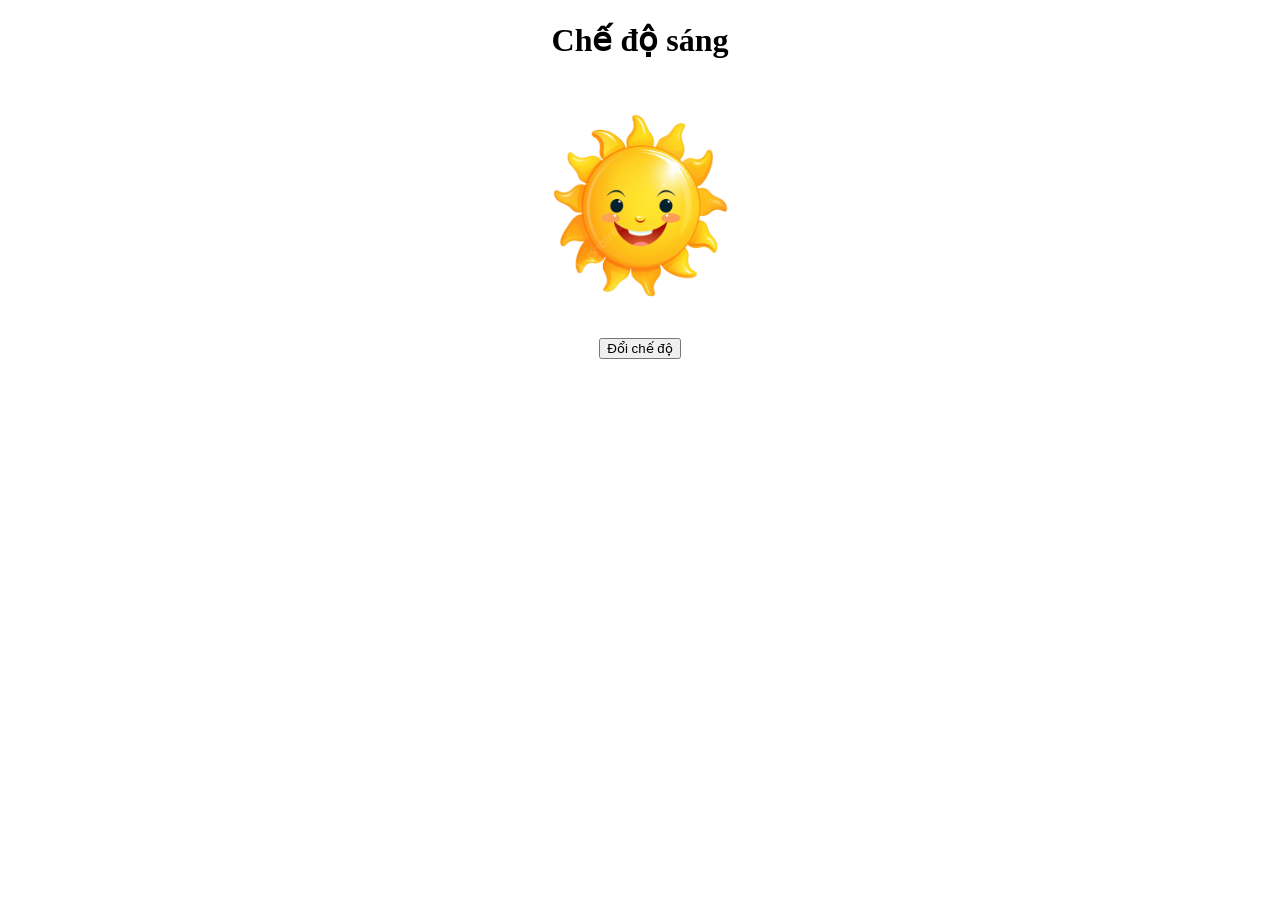
<file: bai 9/index.html>
<!DOCTYPE html>
<html lang="en">
<head>
    <meta charset="UTF-8">
    <meta name="viewport" content="width=device-width, initial-scale=1.0">
    <title>Bài 9</title>
    <style>
        .khoi{
            text-align: center;
        }
        img{
            width: 20%;
        }
    </style>
</head>
<body>
    <div class="khoi">
        <h1>Chế độ sáng</h1>
        <img src="mattroi.png" alt="">
        <div>
            <button onclick ="doiCheDo()">Đổi chế độ</button>
        </div>
    </div>
    <script>
        //true:sáng; false:tối
        var cheDoHienTai = true
        function doiCheDo(){
            if(cheDoHienTai == true){
               document.getElementsByTagName("body")[0].style = "background-color: black";
               document.getElementsByTagName("h1")[0].innerHTML = "Chế độ tối";
               document.getElementsByTagName("h1")[0].style = "color: white";
               document.getElementsByTagName("img")[0].src = "mattrang.png";
               cheDoHienTai = false;
            }
            else{
               document.getElementsByTagName("body")[0].style = "background-color: white";
               document.getElementsByTagName("h1")[0].innerHTML = "Chế độ sáng";
               document.getElementsByTagName("h1")[0].style = "color: black";
               document.getElementsByTagName("img")[0].src = "mattroi.png";  
               cheDoHienTai = true;
            }
        }
    </script>
</body>
</html>
</file>
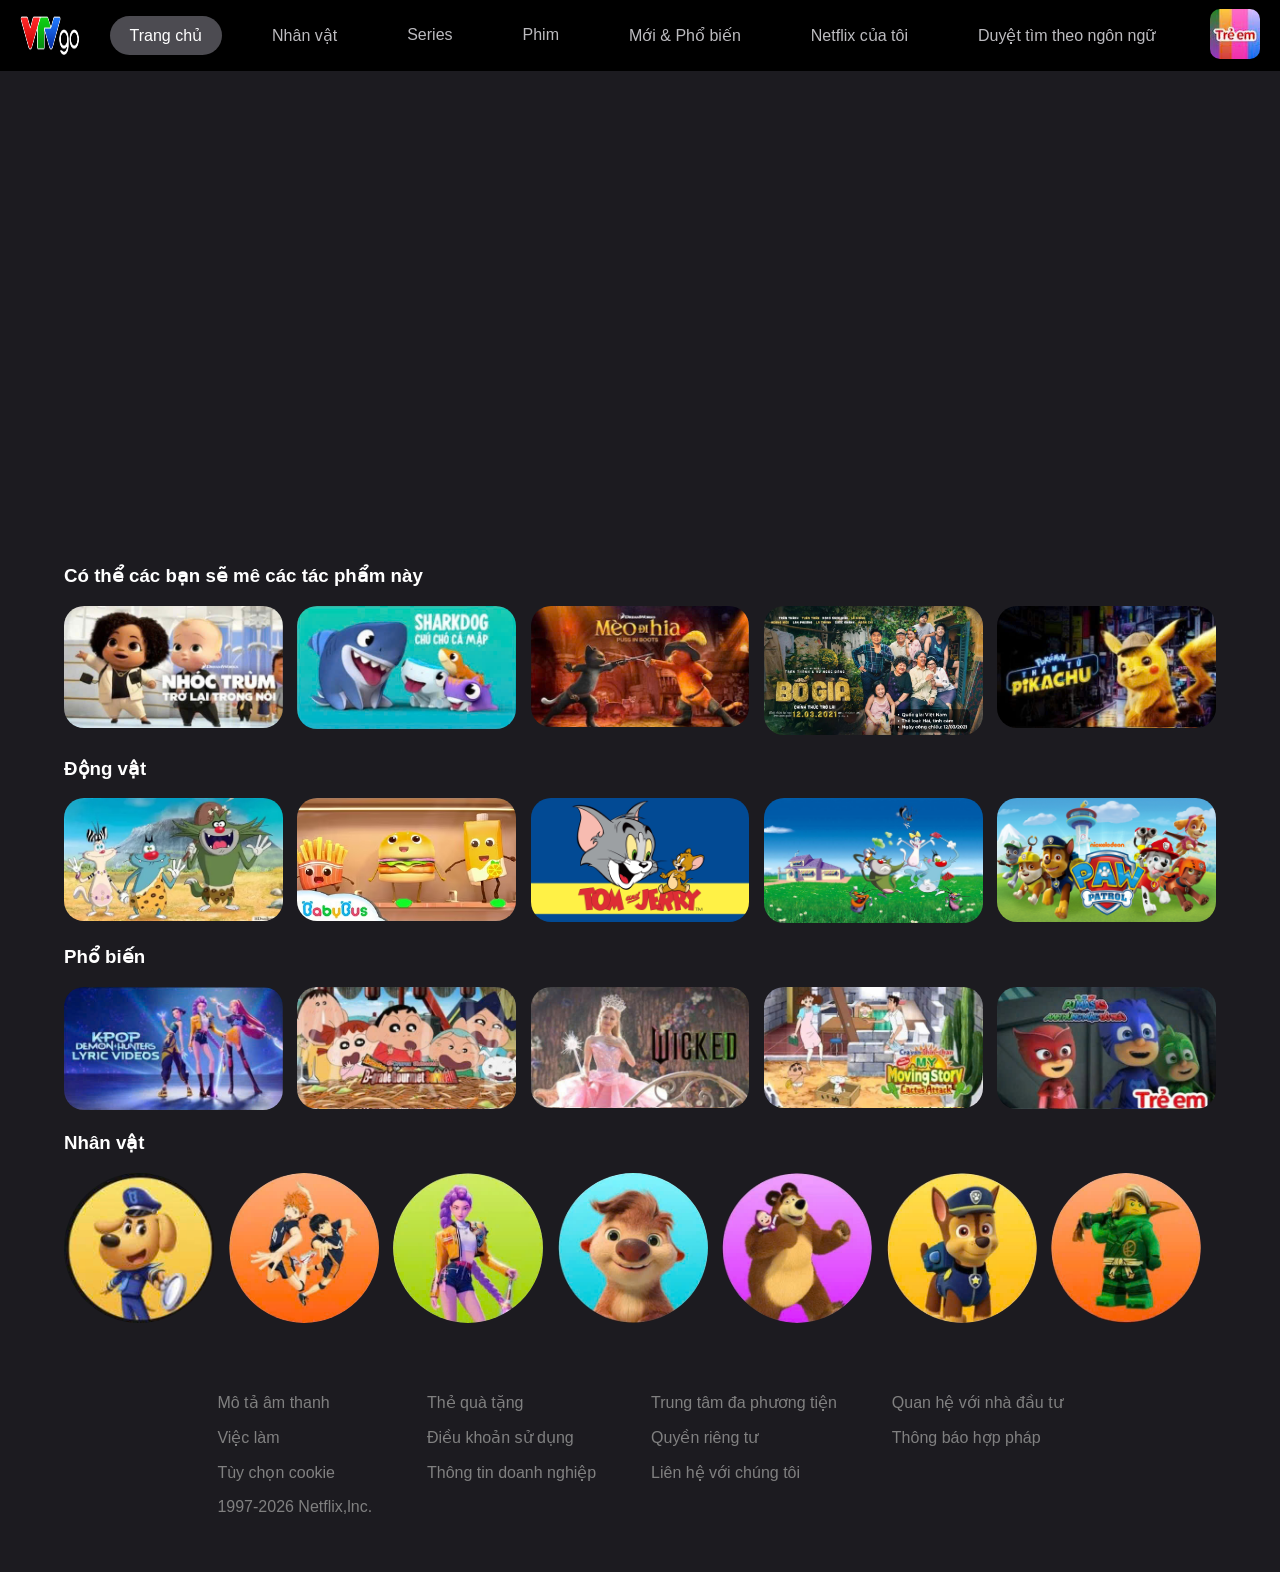
<file: Netflix/index.html>
<!DOCTYPE html>
<html lang="en">
<head>
    <meta charset="UTF-8">
    <meta name="viewport" content="width=device-width, initial-scale=1.0">
    <title>Netflix</title>
    <link rel="stylesheet" href="style.css">
</head>
<body>
    <!-- bắt đầu trang -->
    <header>
        <!-- danh mục -->
        <nav class="danh-muc">
            <ul class="danh-sach-muc">
                <img class="logo" src="../ảnh/logo_next.png" alt="">
                <li class="muc dang-chon"><a class="lien-ket-muc dang-chon" href="#"><font face="arial">Trang chủ</font></a></li>
                <li class="muc "><a class="lien-ket-muc " href="#"><font face="arial">Nhân vật</font></a></li>
                <li class="muc "><a class="lien-ket-muc " href="#"><font face="arial">Series</font></a></li>
                <li class="muc "><a class="lien-ket-muc " href="#"><font face="arial">Phim</font></a></li>
                <li class="muc "><a class="lien-ket-muc " href="#"><font face="arial">Mới & Phổ biến</font></a></li>
                <li class="muc "><a class="lien-ket-muc " href="#"><font face="arial">Netflix của tôi</font></a></li>
                <li class="muc "><a class="lien-ket-muc " href="#"><font face="arial">Duyệt tìm theo ngôn ngữ</font></a></li>
            </ul>
        </nav>
        <div class="chuc-nang">
            <img class="avata" src="../ảnh/trẻ em.jpg" alt="">
        </div>
    </header>
    <!-- nội dung chính trang -->
    <main>
        <div class="banner">
            <!-- <img class="banner-img" src="../ảnh/bìa.jpg" alt=""> -->
            <iframe class="banner-img" src="https://www.youtube.com/embed/hpLGi0dn3OA?si=-epcmfhoAZqDKeTu" title="YouTube video player" frameborder="0" allow="accelerometer; autoplay; clipboard-write; encrypted-media; gyroscope; picture-in-picture; web-share" referrerpolicy="strict-origin-when-cross-origin" allowfullscreen></iframe>
        </div>
        <div class="the-loai">
            <div class="ten-the-loai">
                 <h3><font face="arial">Có thể các bạn sẽ mê các tác phẩm này</font></h3>
            </div>
            <div class="danh-sach-phim">
                <div onclick="chonPhim(1)" class="phim">
                    <img src="../ảnh/1.1.jpg" alt="">
                </div>
                <div onclick="chonPhim(2)" class="phim">
                    <img src="../ảnh/1.2.jpg" alt="">
                </div>
                <div onclick="chonPhim(3)" class="phim">
                    <img src="../ảnh/1.3.jpg" alt="">
                </div>
                <div onclick="chonPhim(4)" class="phim">
                    <img src="../ảnh/bố già.jpg" alt="">
                </div>
                <div onclick="chonPhim(5)" class="phim">
                    <img src="../ảnh/1.5.jpg" alt="">
                </div>
            </div>
            <div class="ten-the-loai">
                 <h3><font face="arial">Động vật</font></h3>
            </div>
            <div class="danh-sach-phim">
                <div class="phim">
                    <img src="../ảnh/động vật 1.jpg" alt="">
                </div>
                <div class="phim">
                    <img src="../ảnh/động vật 2.avif" alt="">
                </div>
                <div class="phim">
                    <img src="../ảnh/động vật 3.jpg" alt="">
                </div>
                <div class="phim">
                    <img src="../ảnh/động vật 4.jpg" alt="">
                </div>
                <div class="phim">
                    <img src="../ảnh/động vật 5.jpg" alt="">
                </div>
            </div>
            <div class="ten-the-loai">
                 <h3><font face="arial">Phổ biến</font></h3>
            </div>
            <div class="danh-sach-phim">
                <div class="phim">
                    <img src="../ảnh/3.1.jpg" alt="">
                </div>
                <div class="phim">
                    <img src="../ảnh/3.2.jpg" alt="">
                </div>
                <div class="phim">
                    <img src="../ảnh/3.3.jpg" alt="">
                </div>
                <div class="phim">
                    <img src="../ảnh/3.4.jpg" alt="">
                </div>
                <div class="phim">
                    <img src="../ảnh/3.5.jpg" alt="">
                </div>
            </div>
            <div class="ten-the-loai">
                 <h3><font face="arial">Nhân vật</font></h3>
            </div>
            <div class="danh-sach-phim">
                <div class="nhan-vat">
                    <img src="../ảnh/4.1.1.jpg" alt="">
                </div>
                <div class="nhan-vat">
                    <img src="../ảnh/4.2.jpg" alt="">
                </div>
                <div class="nhan-vat">
                    <img src="../ảnh/4.3.jpg" alt="">
                </div>
                <div class="nhan-vat">
                    <img src="../ảnh/4.4.jpg" alt="">
                </div>
                <div class="nhan-vat">
                    <img src="../ảnh/4.5.jpg" alt="">
                </div>
                <div class="nhan-vat">
                    <img src="../ảnh/4.1.jpg" alt="">
                </div>
                <div class="nhan-vat">
                    <img src="../ảnh/4.7.jpg" alt="">
                </div>
            </div>
        </div>
    </main>
    <!-- chân trang -->
    <!-- chân trang -->
    <footer>
        <div class="danh-sach-mo-ta">
            <!-- cột1 -->            
            <div>
                <p><font face="arial" >Mô tả âm thanh</font></p>
                <p><font face="arial" >Việc làm</font></p>
                <p><font face="arial" >Tùy chọn cookie</font></p>
                <p><font face="arial" >1997-2026 Netflix,lnc.</font></p>
            </div>
            <!-- cột 2 -->
            <div>
                <p><font face="arial" >Thẻ quà tặng</font></p>
                <p><font face="arial" >Điều khoản sử dụng</font></p>
                <p><font face="arial" >Thông tin doanh nghiệp</font></p>
            </div>
            <!-- cột 3 -->
            <div>
                <p><font face="arial" >Trung tâm đa phương tiện</font></p>
                <p><font face="arial" >Quyền riêng tư</font></p>
                <p><font face="arial" >Liên hệ với chúng tôi</font></p>
            </div>
            <!-- cột 4 -->
            <div>
                <p><font face="arial" >Quan hệ với nhà đầu tư</font></p>
                <p><font face="arial" >Thông báo hợp pháp</font></p>
            </div>
        </div>
    </footer>
    <script src="script.js"></script>
</body>
</html>
</file>
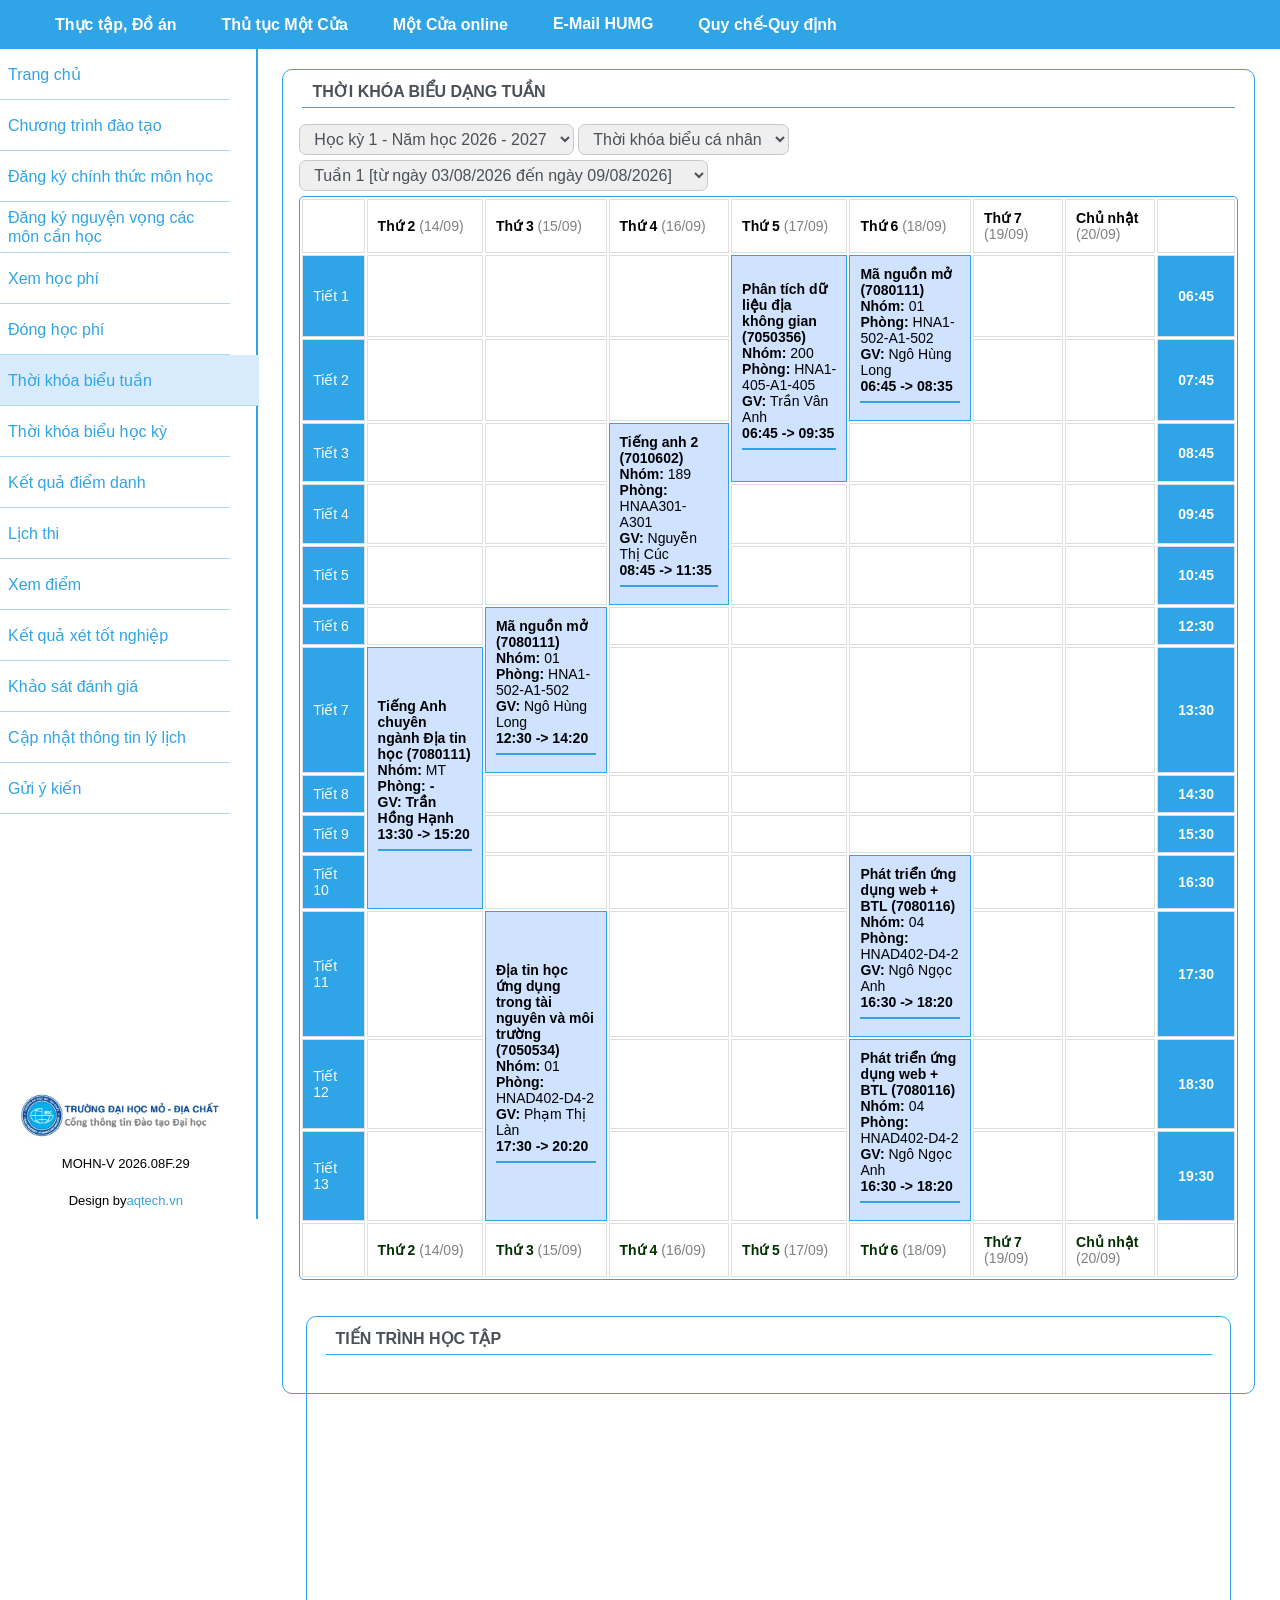
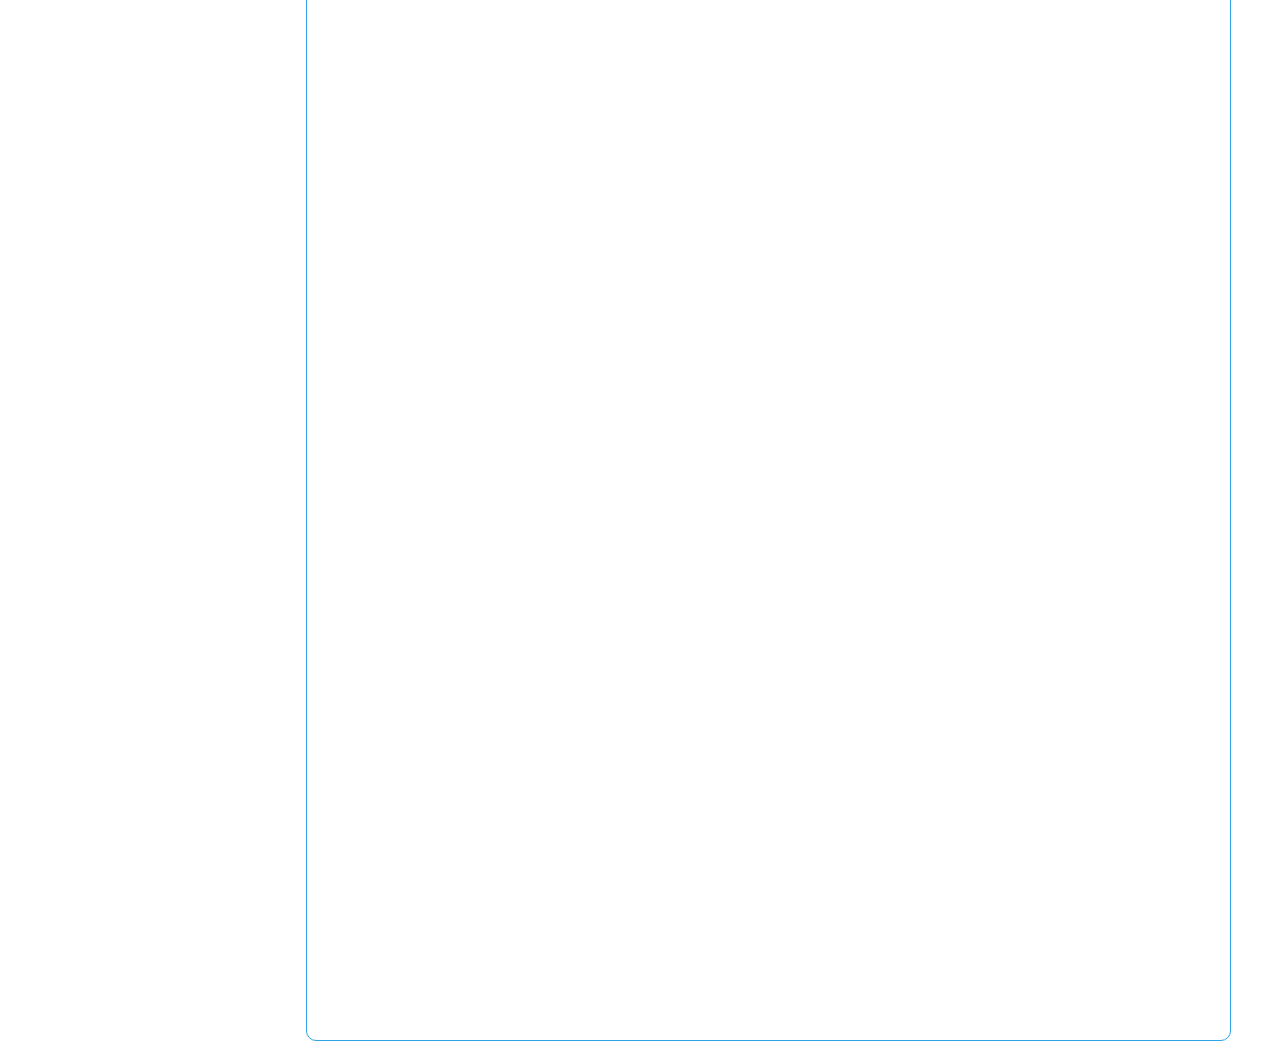
<file: TKB/index.html>
<!DOCTYPE html>
<html lang="en">
<head>
    <meta charset="UTF-8">
    <meta name="viewport" content="width=device-width, initial-scale=1.0">
    <title>Daotao</title>
    <link rel="stylesheet" href="style.css">
</head>
<body>
    <nav class="menu">
        <ul class="danh-sach-danh-muc">
            <li class="muc"><a href="#"><b>Thực tập, Đồ án</b></a></li>
            <li class="muc"><a href="#"><b>Thủ tục Một Cửa</b></a></li>
            <li class="muc"><a href="#"><b>Một Cửa online</b></a></li>
            <li class="muc"><a href="#"><b>E-Mail HUMG</b></a></li>
            <li class="muc"><a href="#"><b>Quy chế-Quy định</b></a></li>
        </ul>
    </nav>
    <main>
        <div class="khoi-trai">
            <div class="khoi-trai-tren">
                <div class="thong-tin-khoi-trai">
                    <p>Trang chủ</p>
                    <p>Chương trình đào tạo</p>
                    <p>Đăng ký chính thức môn học</p>
                    <p>Đăng ký nguyện vọng các môn cần học</p>
                    <p>Xem học phí</p>
                    <p>Đóng học phí</p>
                    <p class="thoi-khoa-bieu-tuan">Thời khóa biểu tuần</p>
                    <p>Thời khóa biểu học kỳ</p>
                    <p>Kết quả điểm danh</p>
                    <p>Lịch thi</p>
                    <p>Xem điểm</p>
                    <p>Kết quả xét tốt nghiệp</p>
                    <p>Khảo sát đánh giá</p>
                    <p>Cập nhật thông tin lý lịch</p>
                    <p>Gửi ý kiến</p>
                </div>
            </div>
            <div class="khoi-trai-duoi">
                <div class="anh-logo">
                    <a><img src="../ảnh/logo.webp" alt=""></a>
                </div>
                <p class="thong-tin-trai-duoi"><font face="arial" size="2">MOHN-V 2026.08F.29</font></p>
                <p class="thong-tin-trai-duoi"><font face="arial" size="2">Design by </font>
                <a class="xem-tiep" href=""><font face="arial" color="#2fa4e7" size="2">aqtech.vn</font></a></p>
            </div>
        </div>
        <div class="khoi-phai">
            <div class="tin">
               <div class="tin-tren">
                    <h3><font face="arial" size="3">THỜI KHÓA BIỂU DẠNG TUẦN </font></h3>
               </div>
               <form action="">
                    <div class="danh-sach-tin">
                        <select>
                            <option value="Học kỳ 1 - Năm học 2026 - 2027">Học kỳ 1 - Năm học 2026 - 2027</option>
                            <option value="Học kỳ 3 - Năm học 2025 - 2026">Học kỳ 3 - Năm học 2025 - 2026</option>
                            <option value="Học kỳ 2 - Năm học 2025 - 2026">Học kỳ 2 - Năm học 2025 - 2026</option>
                            <option value="Học kỳ 1 - Năm học 2025 - 2026">Học kỳ 1 - Năm học 2025 - 2026</option>
                            <option value="Học kỳ 3 - Năm học 2024 - 2025">Học kỳ 3 - Năm học 2024 - 2025</option>
                            <option value="Học kỳ 2 - Năm học 2024 - 2025">Học kỳ 2 - Năm học 2024 - 2025</option>
                            <option value="Học kỳ 1 - Năm học 2024 - 2025">Học kỳ 1 - Năm học 2024 - 2025</option>
                            <option value="Học kỳ 3 - Năm học 2023 - 2024">Học kỳ 3 - Năm học 2023 - 2024</option>
                            <option value="Học kỳ 2 - Năm học 2023 - 2024">Học kỳ 2 - Năm học 2023 - 2024</option>
                            <option value="Học kỳ 1 - Năm học 2023 - 2024">Học kỳ 1 - Năm học 2023 - 2024</option>
                        </select>
                    <select>
                        <option>Thời khóa biểu cá nhân</option>
                    </select>
                    <div class="tuan">
                        <select>
                            <option>Tuần 1 [từ ngày 03/08/2026 đến ngày 09/08/2026]</option>
                            <option>Tuần 2 [từ ngày 10/08/2026 đến ngày 16/08/2026]</option>
                            <option>Tuần 3 [từ ngày 17/08/2026 đến ngày 23/08/2026]</option>
                            <option>Tuần 4 [từ ngày 24/08/2026 đến ngày 30/08/2026]</option>
                            <option>Tuần 5 [từ ngày 31/08/2026 đến ngày 06/09/2026]</option>
                            <option>Tuần 6 [từ ngày 07/09/2026 đến ngày 13/09/2026]</option>
                            <option>Tuần 7 [từ ngày 14/09/2026 đến ngày 20/09/2026]</option>
                            <option>Tuần 8 [từ ngày 21/09/2026 đến ngày 27/09/2026]</option>
                            <option>Tuần 9 [từ ngày 28/09/2026 đến ngày 04/10/2026]</option>
                            <option>Tuần 10 [từ ngày 05/10/2026 đến ngày 11/10/2026]</option>
                            <option>Tuần 11 [từ ngày 12/10/2026 đến ngày 18/10/2026]</option>
                            <option>Tuần 12 [từ ngày 19/10/2026 đến ngày 25/10/2026]</option>
                            <option>Tuần 13 [từ ngày 26/10/2026 đến ngày 01/11/2026]</option>
                            <option>Tuần 14 [từ ngày 02/11/2026 đến ngày 8/11/2026]</option>
                            <option>Tuần 15 [từ ngày 09/11/2026 đến ngày 15/11/2026]</option>
                            <option>Tuần 16 [từ ngày 16/11/2026 đến ngày 22/11/2026]</option>
                            <option>Tuần 17 [từ ngày 23/11/2026 đến ngày 29/11/2026]</option>
                            <option>Tuần 18 [từ ngày 30/11/2026 đến ngày 06/12/2026]</option>
                            <option>Tuần 19 [từ ngày 07/12/2026 đến ngày 13/12/2026]</option>
                            <option>Tuần 20 [từ ngày 14/12/2026 đến ngày 20/12/2026]</option>
                            <option>Tuần 21 [từ ngày 21/12/2026 đến ngày 27/12/2026]</option>
                            <option>Tuần 22 [từ ngày 28/12/2026 đến ngày 03/01/2027]</option>
                            <option>Tuần 23 [từ ngày 04/01/2027 đến ngày 10/01/2027]</option>
                            <option>Tuần 24 [từ ngày 11/01/2027 đến ngày 17/01/2027]</option>
                            <option>Tuần 25 [từ ngày 18/01/2027 đến ngày 24/01/2027]</option>
                            <option>Tuần 26 [từ ngày 25/01/2027 đến ngày 31/01/2027]</option>
                        </select>
                    </div>
                </form>
                <div class="thong-tin-thoi-khoa-bieu">
                    <table>
                        <tr>
                            <td></td>
                            <td><b>Thứ 2 </b><font color="grey">(14/09)</font></td>
                            <td><b>Thứ 3 </b><font color="grey">(15/09)</font></td>
                            <td><b>Thứ 4 </b><font color="grey">(16/09)</font></td>
                            <td><b>Thứ 5 </b><font color="grey">(17/09)</font></td>
                            <td><b>Thứ 6 </b><font color="grey">(18/09)</font></td>
                            <td><b>Thứ 7 </b><font color="grey">(19/09)</font></td>
                            <td><b>Chủ nhật </b><font color="grey">(20/09)</font></td>
                            <td></td>
                        </tr>
                        <tr>
                            <td class="tiet">Tiết 1</td>
                            <td></td>
                            <td></td>
                            <td></td>
                            <td class="mon-hoc" rowspan="3"><b>Phân tích dữ liệu địa không gian (7050356)</b>
                            <br><b>Nhóm: </b>200<br>
                            <b>Phòng: </b>HNA1-405-A1-405<br>
                            <b> GV: </b>Trần Vân Anh<br>
                            <b>06:45 -> 09:35</b>
                            <hr></td>
                            <td class="mon-hoc" rowspan="2"><b>Mã nguồn mở (7080111)</b>
                            <br><b>Nhóm: </b>01<br>
                            <b>Phòng: </b>HNA1-502-A1-502<br>
                            <b> GV: </b>Ngô Hùng Long<br>
                            <b>06:45 -> 08:35</b>
                            <hr></td>
                            <th></th>
                            <th></th>
                            <th class="gio">06:45</th>
                        </tr>
                        <tr>
                            <td class="tiet">Tiết 2</td>
                            <td></td>
                            <td></td>
                            <td></td>
                            <th></th>
                            <th></th>
                            <th class="gio">07:45</th>
                        </tr>
                        <tr>
                            <td class="tiet">Tiết 3</td>
                            <td></td>
                            <td></td>
                            <td class="mon-hoc" rowspan="3"><b>Tiếng anh 2 (7010602)</b>
                            <br><b>Nhóm: </b>189<br>
                            <b>Phòng: </b>HNAA301-A301<br>
                            <b> GV: </b>Nguyễn Thị Cúc<br>
                            <b>08:45 -> 11:35</b>
                            <hr></td>
                            <td></td>
                            <th></th>
                            <th></th>
                            <th class="gio">08:45</th>
                        </tr>
                        <tr>
                            <td class="tiet">Tiết 4</td>
                            <td></td>
                            <td></td>
                            <td></td>
                            <th></th>
                            <th></th>
                            <th></th>
                            <th class="gio">09:45</th>
                        </tr>
                        <tr>
                            <td class="tiet">Tiết 5</td>
                            <td></td>
                            <td></td>
                            <td></td>
                            <th></th>
                            <th></th>
                            <th></th>
                            <th class="gio">10:45</th>
                        </tr>
                        <tr>
                            <td class="tiet">Tiết 6</td>
                            <td></td>
                            <td class="mon-hoc" rowspan="2"><b>Mã nguồn mở (7080111)</b>
                            <br><b>Nhóm: </b>01<br>
                            <b>Phòng: </b>HNA1-502-A1-502<br>
                            <b> GV: </b>Ngô Hùng Long<br>
                            <b>12:30 -> 14:20</b>
                            <hr></td>
                            <td></td>
                            <th></th>
                            <th></th>
                            <th></th>
                            <th></th>
                            <th class="gio">12:30</th>
                        </tr>
                        <tr>
                            <td class="tiet">Tiết 7</td>
                            <td class="mon-hoc" rowspan="4"><b>Tiếng Anh chuyên ngành Địa tin học (7080111)</b>
                            <br><b>Nhóm: </b>MT<br>
                            <b>Phòng: -<br>
                            <b> GV: </b>Trần Hồng Hạnh<br>
                            <b>13:30 -> 15:20</b>
                            <hr></td>
                            <td></td>
                            <th></th>
                            <th></th>
                            <th></th>
                            <th></th>
                            <th class="gio">13:30</th>
                        </tr>
                        <tr>
                            <td class="tiet">Tiết 8</td>
                            <td></td>
                            <td></td>
                            <th></th>
                            <th></th>
                            <th></th>
                            <th></th>
                            <th class="gio">14:30</th>
                        </tr>
                        <tr>
                            <td class="tiet">Tiết 9</td>
                            <td></td>
                            <td></td>
                            <td></td>
                            <td></td>
                            <td></td>
                            <td></td>
                            <th class="gio">15:30</th>
                        </tr>
                        <tr>
                            <td class="tiet">Tiết 10</td>
                            <td></td>
                            <td></td>
                            <td></td>
                            <td class="mon-hoc" rowspan="2"><b>Phát triển ứng dụng web + BTL (7080116)</b>
                            <br><b>Nhóm: </b>04<br>
                            <b>Phòng: </b>HNAD402-D4-2<br>
                            <b> GV: </b>Ngô Ngọc Anh<br>
                            <b>16:30 -> 18:20</b>
                            <hr></td>
                            <td></td>
                            <td></td>
                            <th class="gio">16:30</th>
                        </tr>
                        <tr>
                            <td class="tiet">Tiết 11</td>
                            <td></td>
                            <td class="mon-hoc" rowspan="3"><b>Địa tin học ứng dụng trong tài nguyên và môi trường (7050534)</b>
                            <br><b>Nhóm: </b>01<br>
                            <b>Phòng: </b>HNAD402-D4-2<br>
                            <b> GV: </b>Phạm Thị Làn<br>
                            <b>17:30 -> 20:20</b>
                            <hr></td>
                            <td></td>
                            <th></th>
                            <th></th>
                            <th></th>
                            <th class="gio">17:30</th>
                        </tr>
                        <tr>
                            <td class="tiet">Tiết 12</td>
                            <td></td>
                            <td></td>
                            <td></td>
                            <td class="mon-hoc" rowspan="2"><b>Phát triển ứng dụng web + BTL (7080116)</b>
                            <br><b>Nhóm: </b>04<br>
                            <b>Phòng: </b>HNAD402-D4-2<br>
                            <b> GV: </b>Ngô Ngọc Anh<br>
                            <b>16:30 -> 18:20</b>
                            <hr></td>
                            <td></td>
                            <td></td>
                            <th class="gio">18:30</th>
                        </tr>
                        <tr>
                            <td class="tiet">Tiết 13</td>
                            <td></td>
                            <td></td>
                            <td></td>
                            <td></td>
                            <td></td>
                            <th class="gio">19:30</th>
                        </tr>
                        <tr>
                            <td></td>
                            <td><b><font color="rgb(73, 80, 87)">Thứ 2 </font></b><font color="grey">(14/09)</font></td>
                            <td><b><font color="rgb(73, 80, 87)">Thứ 3 </font></b><font color="grey">(15/09)</font></td>
                            <td><b><font color="rgb(73, 80, 87)">Thứ 4 </font></b><font color="grey">(16/09)</font></td>
                            <td><b><font color="rgb(73, 80, 87)">Thứ 5 </font></b><font color="grey">(17/09)</font></td>
                            <td><b><font color="rgb(73, 80, 87)">Thứ 6 </font></b><font color="grey">(18/09)</font></td>
                            <td><b><font color="rgb(73, 80, 87)">Thứ 7 </font></b><font color="grey">(19/09)</font></td>
                            <td><b><font color="rgb(73, 80, 87)">Chủ nhật </font></b><font color="grey">(20/09)</font></td>
                            <td></td>
                        </tr>
                    </table>

                </div>
            </div>
            <div class="tin">
                <div class="tin-tren">
                    <h3><font face="arial" size="3">TIẾN TRÌNH HỌC TẬP </font></h3>
                </div>
            </div>
        </div>
    </main>
</body>
</html>
</file>
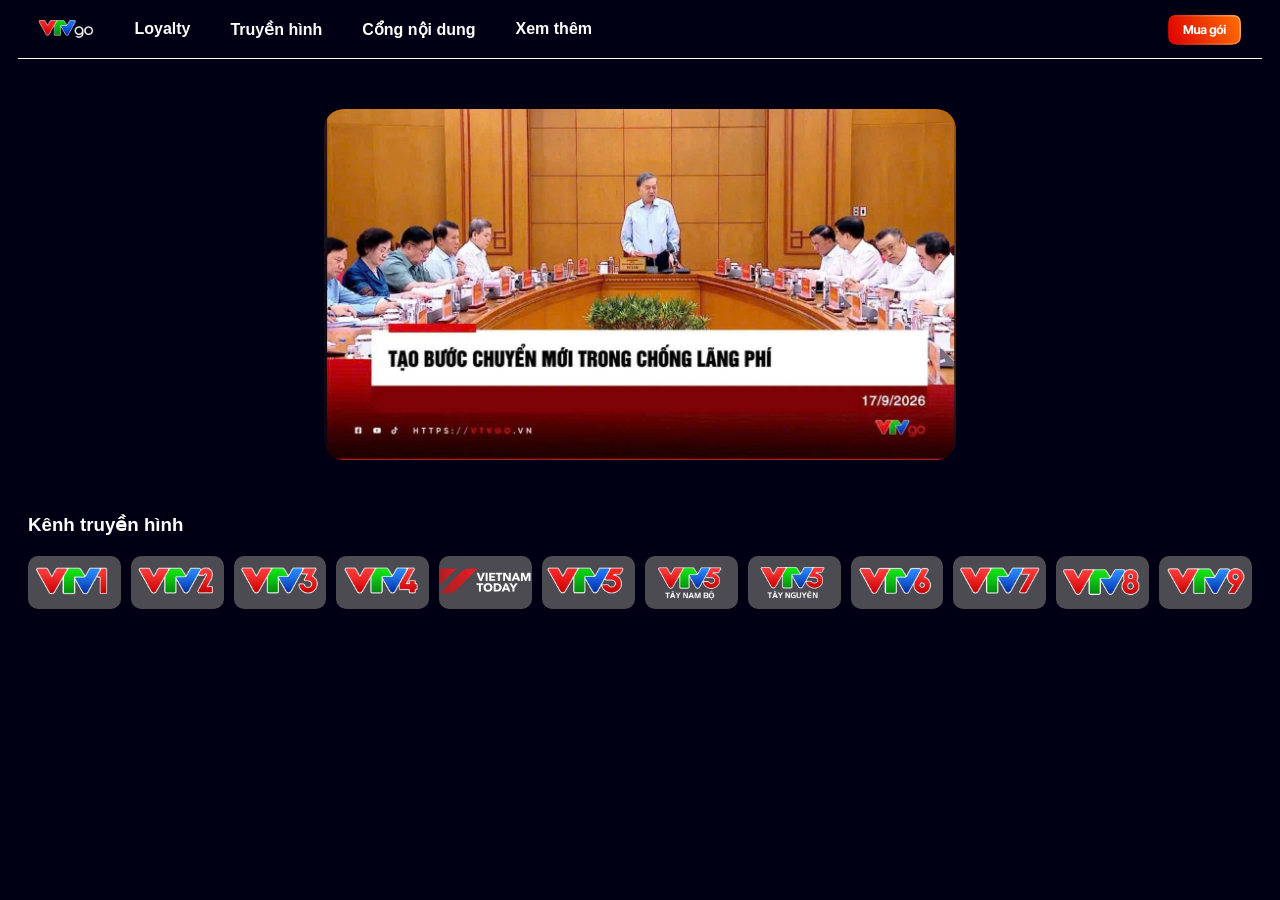
<file: VTVGO/index.html>
<!DOCTYPE html>
<html lang="en">
<head>
    <meta charset="UTF-8">
    <meta name="viewport" content="width=device-width, initial-scale=1.0">
    <title>Nhà đài</title>
    <link rel="stylesheet" href="style.css">
</head>
<body>
    <!-- đầu trang -->
    <header>
        <!-- danh mục -->
        <nav class="danh-muc">
            <ul class="danh-sach-muc">
                <img class="logo" src="../ảnh/logo_next.png" alt="">
                <li class="muc"><b>Loyalty</b></li>
                <li class="muc"><b>Truyền hình</b></li>
                <li class="muc"><b>Cổng nội dung</b></li>
                <li class="muc"><b>Xem thêm</b></li>
            </ul>
        </nav>
        <div class="anh-muc-mua">
            <img class="avata" src="../ảnh/ảnh mục mua.png" alt="">
        </div>
    </header>
    <main>
        <div class="banner">
            <img class="banner-img" src="../ảnh/VTVGo bìa.jpg" alt="">
        </div>
        <div class="kenh">
            <div class="tieu-de">
                <h3>Kênh truyền hình</h3>
            </div>
            <div class="danh-sach-kenh">
                <div class="ten-kenh">
                    <a class="lien-ket-muc" href=""><img class="banner-img" src="../ảnh/VTV1.webp" alt=""></a> 
                </div>
                <div class="ten-kenh">
                    <a class="lien-ket-muc" href=""><img class="banner-img" src="../ảnh/VTV2.webp" alt=""></a>
                </div>
                <div class="ten-kenh">
                    <a class="lien-ket-muc" href=""><img class="banner-img" src="../ảnh/VTV3.webp" alt=""></a>
                </div>
                <div class="ten-kenh">
                    <a class="lien-ket-muc" href=""><img class="banner-img" src="../ảnh/VTV4.webp" alt=""></a>
                </div>
                <div class="ten-kenh">
                    <a class="lien-ket-muc" href=""><img class="banner-img" src="../ảnh/VIETNAM TODAY.webp" alt=""></a>
                </div>
                <div class="ten-kenh">
                    <a class="lien-ket-muc" href=""><img class="banner-img" src="../ảnh/VTV5.webp" alt=""></a>
                </div>
                <div class="ten-kenh">
                    <a class="lien-ket-muc" href=""><img class="banner-img" src="../ảnh/VTV5-TAYNAMBO.webp" alt=""></a>
                </div>
                <div class="ten-kenh">
                    <a class="lien-ket-muc" href=""><img class="banner-img" src="../ảnh/VTV5-TAYNGUYEN.webp" alt=""></a>
                </div>
                <div class="ten-kenh">
                    <a class="lien-ket-muc" href=""><img class="banner-img" src="../ảnh/VTV6.webp" alt=""></a>
                </div>
                <div class="ten-kenh">
                    <a class="lien-ket-muc" href=""><img class="banner-img" src="../ảnh/VTV7.webp" alt=""></a>
                </div>
                <div class="ten-kenh">
                    <a class="lien-ket-muc" href=""><img class="banner-img" src="../ảnh/VTV8.webp" alt=""></a>
                </div>
                <div class="ten-kenh">
                    <a class="lien-ket-muc" href=""><img class="banner-img" src="../ảnh/VTV9.webp" alt=""></a>
                </div>
            </div>
        </div>
    </main>
   
</body>
</html>
</file>
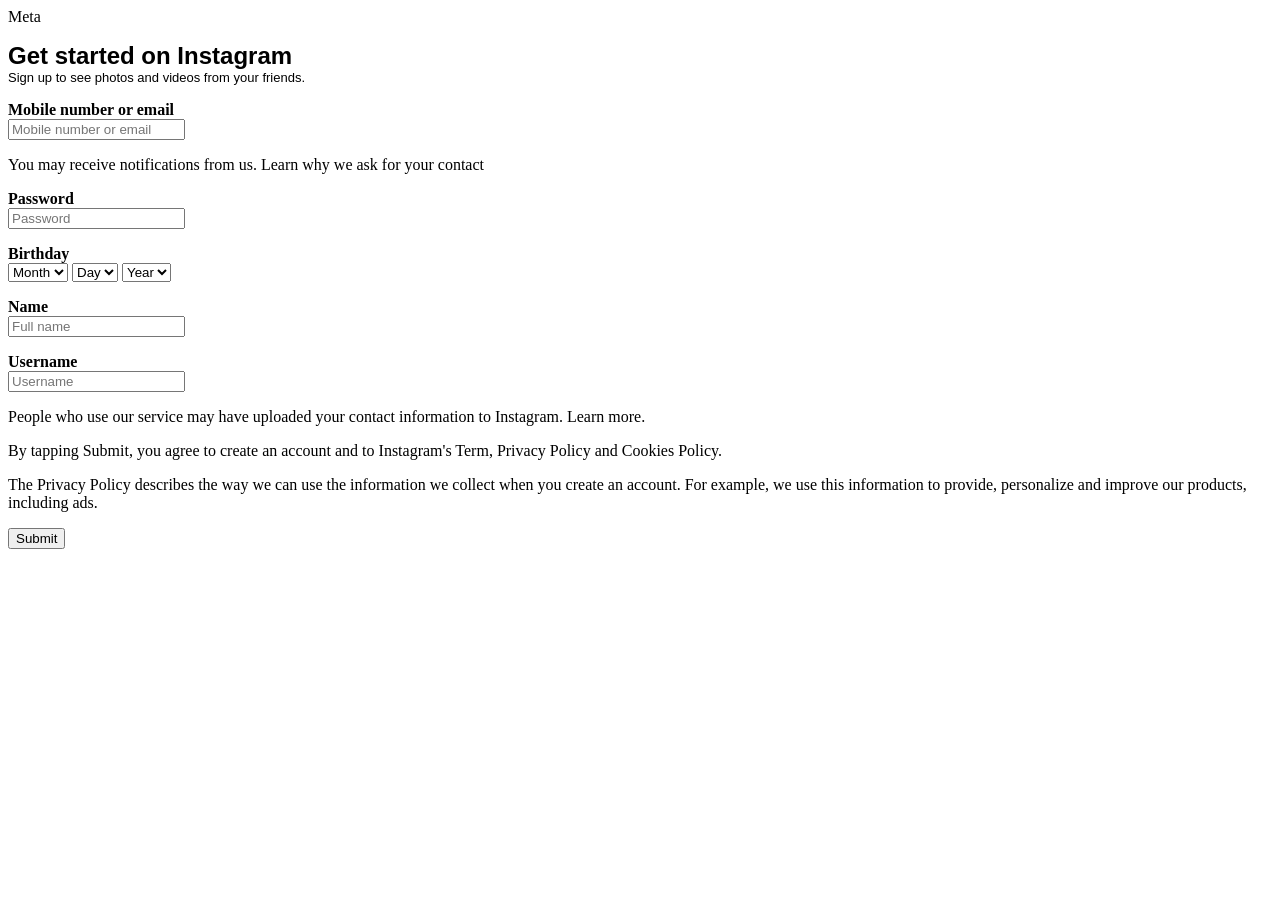
<file: bai 3/dangkytaikhoan.html>
<html>
    <head>
        <title>Đăng ký tài khoản</title>
    </head>
    <body>
       <p>Meta</p>
       <font face="Arial" size="5"><b>Get started on Instagram</b></font><br>
       <font face="Arial" size="2">Sign up to see photos and videos from your friends.</font><br>

       <p>
       <form>
       <div>
          <b>Mobile number or email</b><br>
          <input type="text" placeholder="Mobile number or email"><br>
        </div>
        </p>
        <p>You may receive notifications from us. Learn why we ask for your contact</p>
        <p>
        <div>
          <b>Password</b><br>
          <input type="password" placeholder="Password"><br>
        </div>
       </form>
       </p>
       <div>
          <b>Birthday</b><br>
          <select>
            <option>Month</option>
          </select>
          <select>
            <option>Day</option>
          </select>
          <select>
            <option>Year</option>
          </select>
        </div>
        <p>
        <div>
          <b>Name</b><br>
          <input type="text" placeholder="Full name"><br>
        </div>
        </p>
        <p>
        <div>
          <b>Username</b><br>
          <input type="text" placeholder="Username"><br>
        </div>
        </p>
        <p>People who use our service may have uploaded your contact information to Instagram. Learn more.</p>
        <p>By tapping Submit, you agree to create an account and to Instagram's Term, Privacy Policy and Cookies Policy.</p>
        <p>The Privacy Policy describes the way we can use the information we collect when you create an account. For example, we use this information to provide, personalize and improve our products, including ads.</p>
        <div>
          <input type="submit">
        </div>
    </body>
</html>
</file>
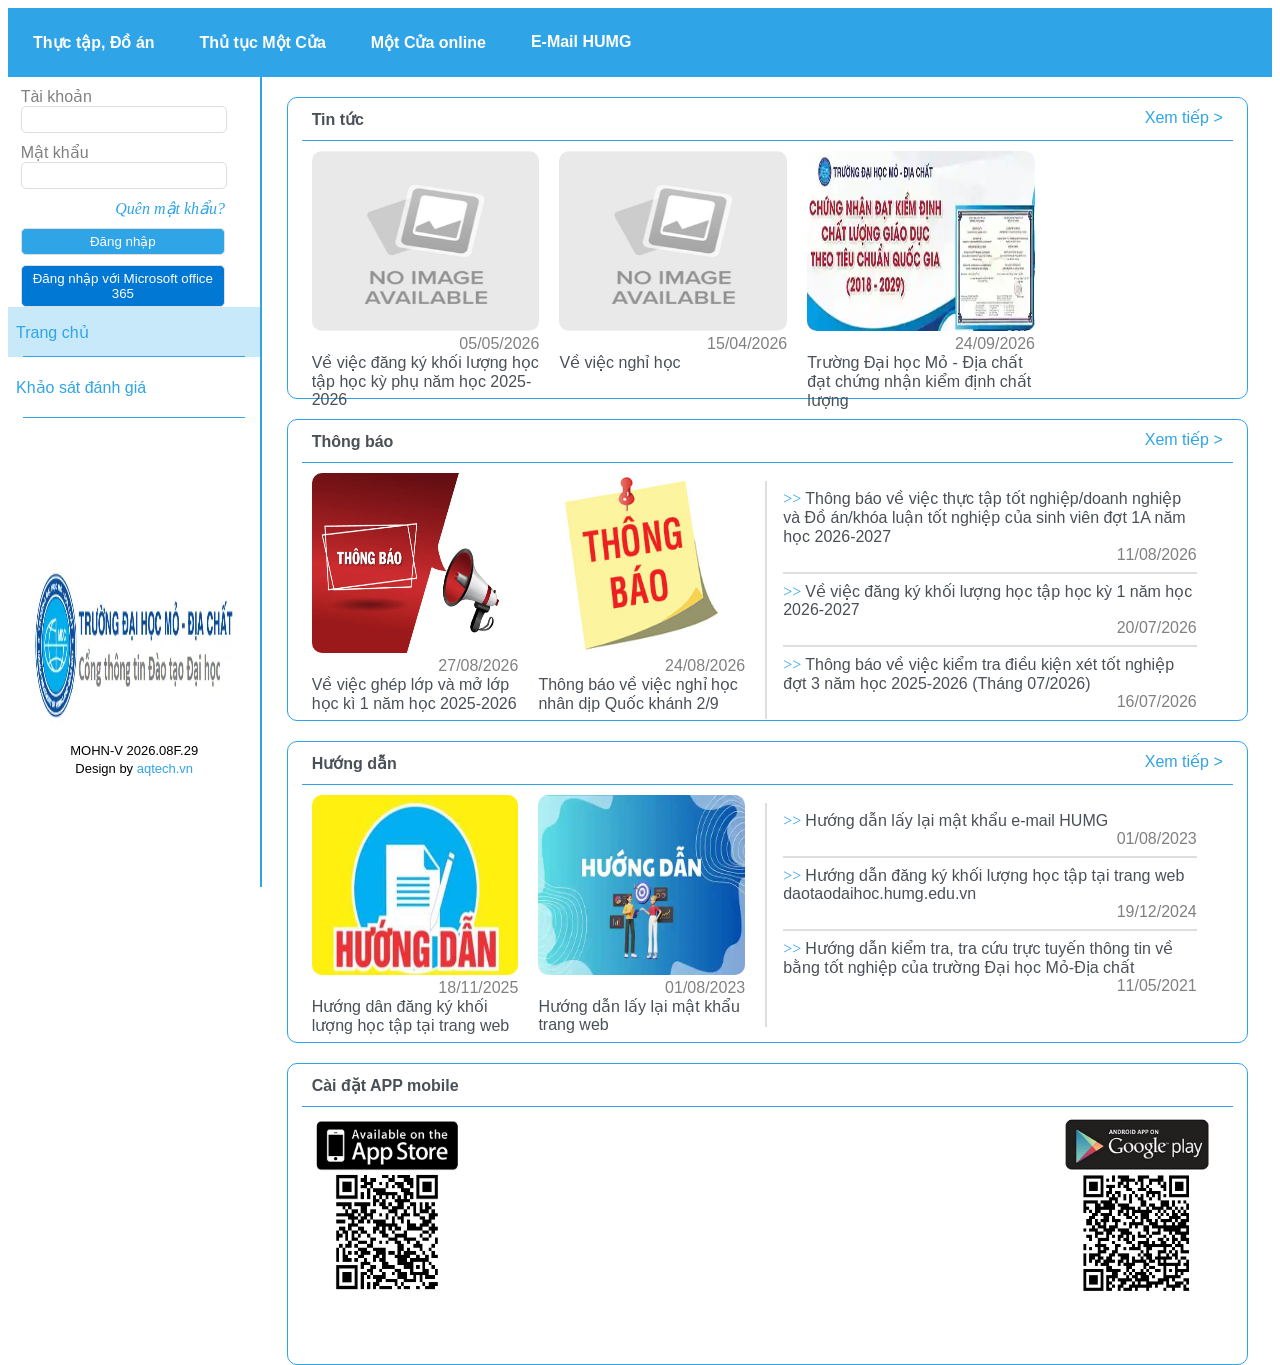
<file: bai 5/daotaohumg.html>
<!DOCTYPE html>
<html lang="en">

<head>
    <meta charset="UTF-8">
    <meta name="viewport" content="width=device-width, initial-scale=1.0">
    <title>Đào tạo HUMG</title>
    <style>

        .menu {
            background-color: #2fa4e7;
        }

        .danh-sach-danh-muc {
            /* bỏ dấu chấm của list */
            list-style: none;
            margin: 0px;
            display: flex;
            padding: 10px;
            /* set các đối tượng bọc ở trong khối tự động cách nhau một khoảng = giá trị truyền vào (gap) */
            gap: 15px;
        }

        .muc {
            color: white;
            padding: 15px
                /* font-weight: bold; */
        }

        a {
            color: white;
            /* để bỏ gạch chân cửa thẻ a dùng text -decoration */
            text-decoration: none;
        }

        main {
            display: flex;
        }

        .khoi-trai {
            width: 20%;
            height: 90vh;
            /* vh hoặc px đều được */
            /* để vẽ viền dùng border: border sẽ có 3 tham số(độ dày-loại đường viền-màu sắc) */
            border-right: 2px solid #2fa4e7;
        }

        p {
            margin: 0px;
        }

        input {
            width: 100%;
            padding: 5px 0;
            /* border-radius để bo tròn các góc  */
            border-radius: 5px;
            border: 1px solid #dedede;
        }

        .khoi-dang-nhap {
            /* background-color: red */
            width: 90%;
            height: 210px;
            /* nếu margin để auto sẽ căn đối tượng vào giữa */
            margin: 10px auto;
        }
        .quen-mk {
            display: flex;
            justify-content: flex-end;
        }
        .lien-ket-quen-mk {
            color: #2fa4e7;
            text-decoration: none;
        }
        .thong-tin{
            margin-bottom: 10px;
            color: grey;
        }
        button{
            width: 100%;
            padding: 5px 0;
            margin-top: 10px;
            border-radius: 5px;
            border: 1px solid #dedede;
            color: white;
        }
        .dang-nhap{
            background-color: #2fa4e7;
        }
        .dang-nhap-365{
            background-color: #0078D4;
        }
        .khoi-trai-giua{
            color: #2fa4e7;
            height: 100px;
        }
        .thong-tin-trai-giua1{
            background-color: rgb(200, 233, 249);
            height: 30px;
            margin-bottom: -16px;
            display: flex;
            align-items: center;
            padding: 10px 12px 10px 8px;
        }
        .thong-tin-trai-giua2{
            display: flex;
            align-items: center;
            height: 30px;
            padding: 0px 12px 0px 8px;
        }
        .duong-ke-duoi{
            border-bottom: 1px solid #2fa4e7;
            margin: 15px;
        }
        .khoi-trai-duoi{
            display: flex;
            flex-direction: column;
            align-items: center;
            justify-content: flex-end;
            height: 370px;
            
        }
        .anh-logo{
            width: 200px;
            height: auto;
        }
        .khoi-phai{
            width: 80%;
            height: 90vh;
        }
        .tin{
            width: 95%;
            height: 300px;
            margin: 20px auto;
            border: 1px solid #2fa4e7;
            border-radius: 10px;
        }
        .tin-tren{
            width: 95%;
            margin: auto;
            border-bottom: 1px solid #2fa4e7;
            display: flex;
            justify-content: space-between;
            padding: 10px;
            color: rgb(73, 80, 87);
        }
        h3{
            margin: 0px;
        }
        .danh-sach-tin{
            width: 95%;
            margin: auto;
            padding:10px;
            display: flex;
            color: rgb(73, 80, 87);
            font-size: 2;
        }
        .bai-viet{
            width: 25%;
            margin-right: 20px;
        }
        .bai-viet-khoi-anh{
            width: 100%;
        }
        .bai-viet-thoi-gian{
            display: flex;
            justify-content: flex-end;
            color: grey;
        }
        img{
            width:100%;
            height: 20vh;
            border-radius: 10px;
        }
        .xem-tiep {
            color: #2fa4e7;
            text-decoration: none;
        }
        .thong-tin-chu{
            width: 50%;
            margin-right: 10px;
            list-style: none;
            padding: 0px 16px;
        }
        ol{
            list-style: none;
            padding: 0;
        }
       
        .qr{
            display: flex;
            justify-content: space-around;
            align-items: center;
            gap: 600px;
        }
        .qr1{
            width: 150px;
        }
        .qr2{
            width: 150px;
        }
        form {
            width: 90%;
        }
    </style>
</head>

<body>
    <!-- Thanh menu -->
    <nav class="menu">
        <ul class="danh-sach-danh-muc">
            <li class="muc"><a href="#"><font face="arial"><b>Thực tập, Đồ án</b></font></a></li>
            <li class="muc"><a href="#"><font face="arial"><b>Thủ tục Một Cửa</b></font></a></li>
            <li class="muc"><a href="#"><font face="arial"><b>Một Cửa online</b></font></a></li>
            <li class="muc"><a href="#"><font face="arial"><b>E-Mail HUMG</b></font></a></li>
        </ul>
    </nav>
    <!-- nội dung chính -->
    <main>
        <div class="khoi-trai">
            <div class="khoi-dang-nhap">
                <form action="">
                    <div class="thong-tin">
                        <p><font face="arial">Tài khoản</font></p>
                        <input type="text">
                    </div>
                    <div class="thong-tin">
                        <p><font face="arial">Mật khẩu</font></p>
                        <input type="password">
                    </div>
                     <div class="quen-mk">
                        <i>
                        <a class="lien-ket-quen-mk" href="#">Quên mật khẩu?</a>
                        </i>
                    </div>
                    <div class="chuc-nang-dang-nhap">
                        <button class="dang-nhap">Đăng nhập</button>
                        <button class="dang-nhap-365">Đăng nhập với Microsoft office 365</button>
                    </div>
                </form>
            </div>
            <div class="khoi-trai-giua">
                <div class="thong-tin-trai-giua1">
                    <p><font face="arial">Trang chủ</font></p>
                </div>
                <div class="duong-ke-duoi"></div>
                <div class="thong-tin-trai-giua2">
                    <p><font face="arial">Khảo sát đánh giá</font></p>
                </div>
                <div class="duong-ke-duoi"></div>
            </div>
            <div class="khoi-trai-duoi">
                <div class="anh-logo">
                    <a class="xem-tiep" href=""><img src="../ảnh/logo.webp" alt=""></a>
                </div>
                 <p><font face="arial" size="2">MOHN-V 2026.08F.29</font></p>
                 <p><font face="arial" size="2">Design by </font>
                    <a class="xem-tiep" href=""><font face="arial" color="#2fa4e7" size="2">aqtech.vn</font></a></p>
            </div>
        </div>
        <div class="khoi-phai">
            <!-- tin tức -->
             <div class="tin">
               <div class="tin-tren">
                    <h3 class="tieu-de"><font face="arial" size="3">Tin tức</font></h3>
                    <p><a class="xem-tiep" href=""><font face="arial">Xem tiếp ></font></a></p>
               </div>
               <!-- danh sách tin tức-->
               <div class="danh-sach-tin">
                   <div class="bai-viet">
                       <div class="bai-viet-khoi-anh">
                           <img src="../ảnh/no_img.png" alt="">
                       </div>
                       <div class="bai-viet-thoi-gian"><p><font face="arial">05/05/2026</font></p></div>
                       <div><p><font face="arial">Về việc đăng ký khối lượng học tập học kỳ phụ năm học 2025-2026</font></p></div>
                  </div>
                  <div class="bai-viet">
                      <div class="bai-viet-khoi-anh">
                          <img src="../ảnh/no_img.png" alt="">
                      </div>
                      <div class="bai-viet-thoi-gian"><p><font face="arial">15/04/2026</font></p></div>
                      <div><p><font face="arial">Về việc nghỉ học</font></p></div>
                  </div>
                  <div class="bai-viet">
                      <div class="bai-viet-khoi-anh">
                          <img src="../ảnh/tin3.webp" alt="">
                      </div>
                      <div class="bai-viet-thoi-gian"><p><font face="arial">24/09/2026</font></p></div>
                      <div><p><font face="arial">Trường Đại học Mỏ - Địa chất đạt chứng nhận kiểm định chất lượng</font></p></div>
                  </div>
               </div>
             </div>

             <!-- thông báo -->
             <div class="tin">
                <div class="tin-tren">
                    <h3 class="tieu-de"><font face="arial" size="3">Thông báo</font></h3>
                    <p><a class="xem-tiep" href=""><font face="arial">Xem tiếp > </font></a></p>
                </div>
                <!-- danh sách thông báo -->
                <div class="danh-sach-tin">
                  <div class="bai-viet">
                    <div class="bai-viet-khoi-anh">
                        <img src="../ảnh/thongbao1.webp" alt="">
                    </div>
                    <div class="bai-viet-thoi-gian"><p><font face="arial">27/08/2026</font></p></div>
                    <div><p><font face="arial">Về việc ghép lớp và mở lớp học kì 1 năm học 2025-2026</font></p></div>
                  </div>
                  <div class="bai-viet">
                    <div class="bai-viet-khoi-anh">
                        <img src="../ảnh/thongbao2.jpg" alt="">
                    </div>
                    <div class="bai-viet-thoi-gian"><p><font face="arial">24/08/2026</font></p></div>
                    <div><p><font face="arial">Thông báo về việc nghỉ học nhân dịp Quốc khánh 2/9</font></p></div>
                  </div><hr color="#dedede">
                  <div class="thong-tin-chu">
                    <ol>
                       <li>
                         <font color="#2fa4e7">>> </font>
                         <font face="arial">Thông báo về việc thực tập tốt nghiệp/doanh nghiệp và Đồ án/khóa luận tốt nghiệp của sinh viên đợt 1A năm học 2026-2027</font>
                         <div class="bai-viet-thoi-gian"><p><font face="arial">11/08/2026</font></p></div><hr color="#dedede">
                       </li>
                       <li>
                         <font color="#2fa4e7">>> </font>
                         <font face="arial">Về việc đăng ký khối lượng học tập học kỳ 1 năm học 2026-2027</font>
                         <div class="bai-viet-thoi-gian"><p><font face="arial">20/07/2026</font></p></div><hr color="#dedede">
                       </li>
                       <li>
                         <font color="#2fa4e7">>> </font>
                         <font face="arial">Thông báo về việc kiểm tra điều kiện xét tốt nghiệp đợt 3 năm học 2025-2026 (Tháng 07/2026)</font>
                         <div class="bai-viet-thoi-gian"><p><font face="arial">16/07/2026</font></p></div>
                       </li>
                    </ol>
                  </div>
                </div>
             </div>
                 
             <!-- hướng dẫn -->
             <div class="tin">
                <div class="tin-tren">
                    <h3 class="tieu-de"><font face="arial" size="3">Hướng dẫn</font></h3>
                    <p><a class="xem-tiep" href=""><font face="arial">Xem tiếp ></font></a></p>
                </div>
                <!-- danh sách hướng dẫn -->
                <div class="danh-sach-tin">
                  <div class="bai-viet">
                    <div class="bai-viet-khoi-anh">
                        <img src="../ảnh/huongdan1.jpg" alt="">
                    </div>
                    <div class="bai-viet-thoi-gian"><p><font face="arial">18/11/2025</font></p></div>
                    <div><p><font face="arial">Hướng dân đăng ký khối lượng học tập tại trang web</font></p></div>
                  </div>
                  <div class="bai-viet">
                    <div class="bai-viet-khoi-anh">
                        <img src="../ảnh/huongdan2.webp" alt="">
                    </div>
                    <div class="bai-viet-thoi-gian"><p><font face="arial">01/08/2023</font></p></div>
                    <div><p><font face="arial">Hướng dẫn lấy lại mật khẩu trang web</font></p></div>
                  </div><hr color="#dedede">
                  <div class="thong-tin-chu">
                    <ol>
                       <li>
                         <font color="#2fa4e7">>> </font>
                         <font face="arial">Hướng dẫn lấy lại mật khẩu e-mail HUMG</font>
                         <div class="bai-viet-thoi-gian"><p><font face="arial">01/08/2023</font></p></div><hr color="#dedede">
                       </li>
                       <li>
                         <font color="#2fa4e7">>> </font>
                         <font face="arial" href="">Hướng dẫn đăng ký khối lượng học tập tại trang web daotaodaihoc.humg.edu.vn</font>
                         <div class="bai-viet-thoi-gian"><p><font face="arial">19/12/2024</font></p></div><hr color="#dedede">
                       </li>
                       <li>
                         <font color="#2fa4e7">>> </font>
                         <font face="arial">Hướng dẫn kiểm tra, tra cứu trực tuyến thông tin về bằng tốt nghiệp của trường Đại học Mỏ-Địa chất</font>
                         <div class="bai-viet-thoi-gian"><p><font face="arial">11/05/2021</font></p>
                       </li>
                    </ol>
                  </div>
                </div>
             </div>

             <!-- cài đặt app mobile -->
             <div class="tin">
                <div class="tin-tren">
                    <h3 class="tieu-de"><font face="arial" size="3">Cài đặt APP mobile</font></h3>
                </div>
                <div class="danh-sach-tin">
                  <div class="qr">
                    <div class="qr1">
                        <img src="../ảnh/qr1.png" alt="">
                    </div>
                    <div class="qr2">
                        <img src="../ảnh/qr2.png" alt="">
                    </div>
                  </div>
                </div>
        </div>
        
         
    </main>
</body>

</html>
</file>
<file: bai 10/style.css>
/* body{
    margin: 0;
} */
main{
    display: flex;
}
.trai{
    width: 75%;
    height: 500px;
    display: flex;
    justify-content: center;
    align-items: center;
}
.phai{
    width: 25%;
    /* height: 500px; */
    /* background-color: red;  */
    border: 1px solid grey;
    border-radius: 20px;
}
.video{
    width: 90%;
    height: 500px;
    /* background-color: black; */
    border-radius: 20px; 
}
.bai-hat{
    width: 95%;
    height: 100px;
    margin: 10px auto;
    /* background-color: antiquewhite; */
    display: flex;
    align-items: center;
    font-family: arial;
}
.bai-hat:hover{
    background-color:#dedede;
}
img{
    width: 40%;
    margin-right: 10px;
    border-radius: 5px;
}
p{
    width: 75%;
}
h1{
    text-align: center;
}
</file>
<file: bai 4/style.css>
h4{
    color: red;
    background-color: yellow;
}
</file>
<file: bai 5/style.css>
h3{
    color:aquamarine; 
    background-color:bisque;
}

#tieude-1{
    background-color: green;
}

.tieude-2{
    color: yellow;
    background-color: red;
}

div.web4{
    color: red;
    background-color: blue;
}
</file>
<file: bai 6/style.css>
body{
    background-color: #1C1B20; 
    color: white;   
    margin: 0;
}

header{
    display: flex;
    justify-content: space-between;
    padding: 0 20px;
    align-items: center;
    background-color: black;
}
.danh-sach-muc{
    list-style: none;
    display: flex;
    gap: 30px;
    padding: 0;
}

.lien-ket-muc{
    text-decoration: none;
    color: #BCBBBF;
}

.dang-chon{
    background-color:#4C4B51;
    color: white;
}

.muc{
    padding: 10px 20px;
    border-radius: 20px;
}

.logo{
    width: 5%;
}

.avata{
    width: 50px;
    border-radius: 10px;
}

.muc:hover{
    background-color: grey;
}

.banner{
    width: 90%;
    /* background-color: red; */
    margin: 20px auto;
}

.banner-img{
    width: 100%;
    border-radius: 20px;
}

.the-loai{
    width: 90%;
    /* background-color: red; */
    margin: 10px auto;
}

.danh-sach-phim{
    display: flex;
    justify-content: space-between;
}

.phim{
    width: 19%;
    /* background-color: blue; */

    img{
        width: 100%;
        border-radius: 20px;
    }
}

.nhan-vat{
    width: 19%;
    gap: 10px;

    img{
        width: 150px;
        height: 150px;
        border-radius: 50%;
    }
}

footer{
    color: grey;
    padding: 40px;
}

.danh-sach-mo-ta{
    display: flex;
    justify-content: space-around;
    width: 900px;
    margin: 0 auto;
}
</file>
<file: Netflix/style.css>
body{
    background-color: #1C1B20; 
    color: white;   
    margin: 0;
}

header{
    display: flex;
    justify-content: space-between;
    padding: 0 20px;
    align-items: center;
    background-color: black;
}
.danh-sach-muc{
    list-style: none;
    display: flex;
    gap: 30px;
    padding: 0;
}

.lien-ket-muc{
    text-decoration: none;
    color: #BCBBBF;
}

.dang-chon{
    background-color:#4C4B51;
    color: white;
}

.muc{
    padding: 10px 20px;
    border-radius: 20px;
}

.logo{
    width: 5%;
}

.avata{
    width: 50px;
    border-radius: 10px;
}

.muc:hover{
    background-color: grey;
}

.banner{
    width: 90%;
    /* background-color: red; */
    margin: 20px auto;
}

.banner-img{
    width: 100%;
    height: 450px;
    border-radius: 20px;
}

.the-loai{
    width: 90%;
    /* background-color: red; */
    margin: 10px auto;
}

.danh-sach-phim{
    display: flex;
    justify-content: space-between;
}

.phim{
    width: 19%;
    /* background-color: blue; */

    img{
        width: 100%;
        border-radius: 20px;
    }
}

.nhan-vat{
    width: 19%;
    gap: 10px;

    img{
        width: 150px;
        height: 150px;
        border-radius: 50%;
    }
}

footer{
    color: grey;
    padding: 40px;
}

.danh-sach-mo-ta{
    display: flex;
    justify-content: space-around;
    width: 900px;
    margin: 0 auto;
}
</file>
<file: TKB/style.css>
body{
    margin: 0;
}
.menu {
    background-color: #2fa4e7;
}

.danh-sach-danh-muc {
    list-style: none;
    margin: 0px;
    display: flex;
    gap: 15px;
    font-family: arial;
}

.muc {
    color: white;
    padding: 15px
}

a {
    color: white;
    text-decoration: none;
}

main {
    display: flex;
}

.khoi-trai {
    width: 20%;
    height: 130vh;
    margin: 0; 
    border-right: 2px solid #2fa4e7;
}

p{
    margin: 0;
    height: 30px;
    padding: 10px 12px 10px 8px;
    display: flex;
    align-items: center;
    border-bottom: 1.5px solid #b0d7ed;
}

.thong-tin-khoi-trai{
    font-family: arial;
    color:#2fa4e7;
}

.thoi-khoa-bieu-tuan{
    background-color: #d8ebfc;
    height: 30px;
    margin: 0 -29px 0 0;
}

.khoi-trai-tren{
    width: 90%;
    height: 120vh;
}
.khoi-trai-duoi{

    height: 10vh;
    display: flex;
    flex-direction: column;
    align-items: center;
    justify-content: flex-end;
}

.anh-logo{
    width: 100%;
    height: auto;
}
img{
    width: 200px;
    margin: 0 20px;
}

.thong-tin-trai-duoi{
    border-bottom: none;
}

.khoi-phai{
    width: 80%;
    height: 90vh;
}
.tin{
    width: 95%;
    height: 147vh;
    border: 1px solid #2fa4e7;
    border-radius: 10px;
    margin: 20px auto;
}
.tin-tren{
    width: 95%;
    margin: auto;
    border-bottom: 1px solid #2fa4e7;
    padding: 5px;
    color: rgb(73, 80, 87);
}
h3{
    margin: 5px 5px 0px;
}

.thong-tin{
    padding: 15px;
}

.danh-sach-tin{
    padding: 16px;
}

select{
    font-size: 16px;
    padding: 5px 10px;
    height: auto;
    border-radius: 7px;
    border: 1px solid #c9c9c9;
    color: rgb(73, 80, 87);
}
.tuan{
    padding: 5px 0;
}

.thong-tin-thoi-khoa-bieu{
    font-family: "arial";
    font-size: 14px;
}
table{
    border-radius: 5px;
    border: 1.5px solid #2fa4e7;
    width: 100%;
}

.tiet{
    background-color:#2fa4e7;
    color: white;
}
.gio{
    background-color:#2fa4e7;
    color: white;
}
td{
    border: 1px solid #dedede;
    width: 12px;
    padding: 10px;
}
th{
    border: 1px solid #dedede;
    width: 12px;
    padding: 10px;
}
.tkb{
    border: 1px solid #2a90cb;
}

.mon-hoc{
    background-color: #cfe2ff;
    border:1px solid #2fa4e7;
}

hr{
    border:0.5px solid #2fa4e7;
}
</file>
<file: VTVGO/style.css>
header{
    display: flex;
    justify-content: space-between;
    padding: 0 20px 10px 20px;
    align-items: center;
    background-color: rgb(0, 0, 21);
    font-family: arial;
    border-bottom: 1px solid white;
    margin: 10px 10px 0px 10px;

}

.danh-sach-muc{
    list-style: none;
    display: flex;
    align-items: center;
    gap: 40px;
    padding: 0;
    margin: 0;
}
.muc{
    color: white;
    list-style: none;
}

.logo{
    width: 5%;
    height: auto;
    padding: 10px 0;
}

.anh-muc-mua{
    width: 100px;
    height: auto;
    border-radius: 1px;
    display: flex;
    justify-content:flex-end;
}

body{
    background-color: rgb(0, 0, 21);
}
.banner{
    width: 50%;
    margin: 50px auto;
}

.banner-img{
    width: 100%;
    border-radius: 20px;
}

.avata{
    width: 75px;
    border-radius: 10px;
}

h3{
    color: white;
    font-family: arial;
    margin: 0px 0px 12px 20px;
}

.danh-sach-kenh{
    display: flex;
    align-items:center;
    gap: 10px;
    margin: 20px;
}

.ten-kenh{
    width: 19%;
    background-color: #4C4B51;
    border-radius: 10px;
    display: flex;
    justify-content: center;
    align-items: center;
    padding: 10px auto;
}

.ten-kenh:hover{
    background-color:#BCBBBF;
}

.lien-ket-muc{
    text-decoration: none;
    color: #a8a8a8;
}

.banner-img{
    width: 100%;
    border-radius: 20px;
}
</file>
